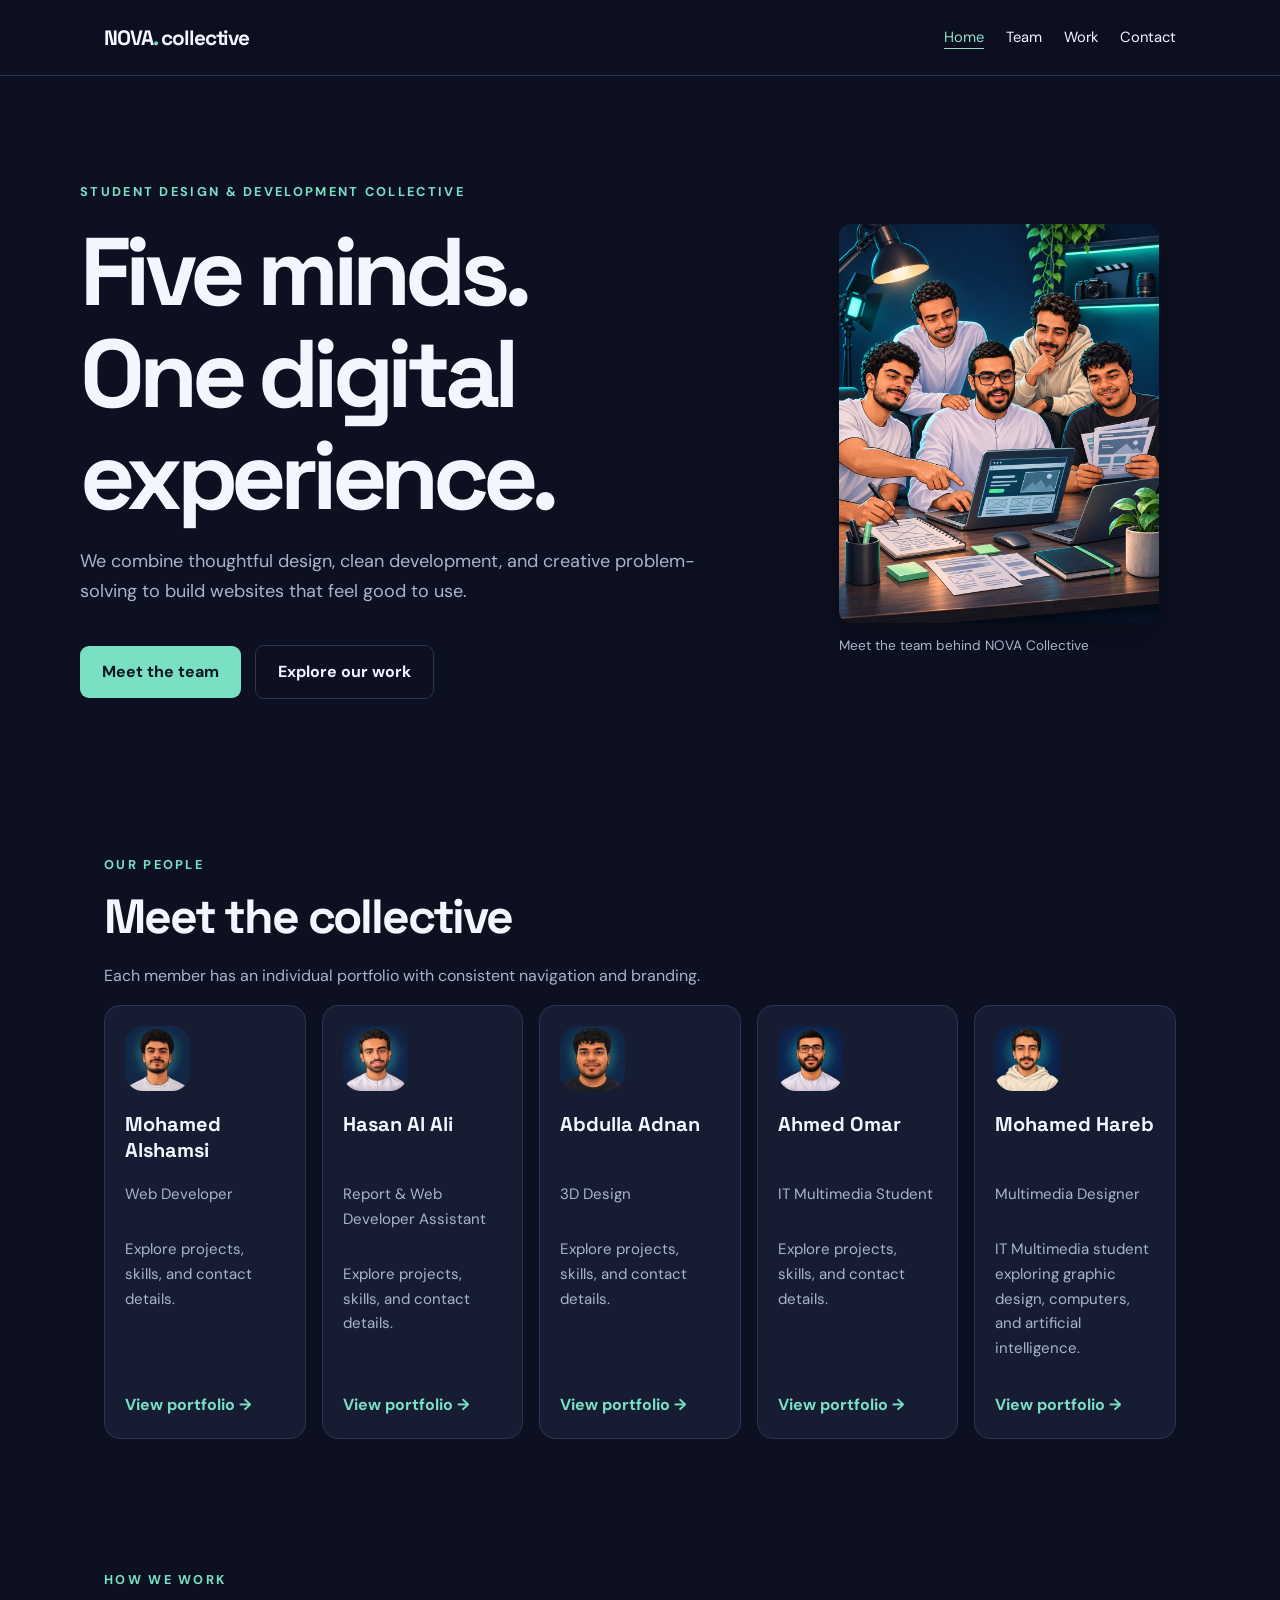
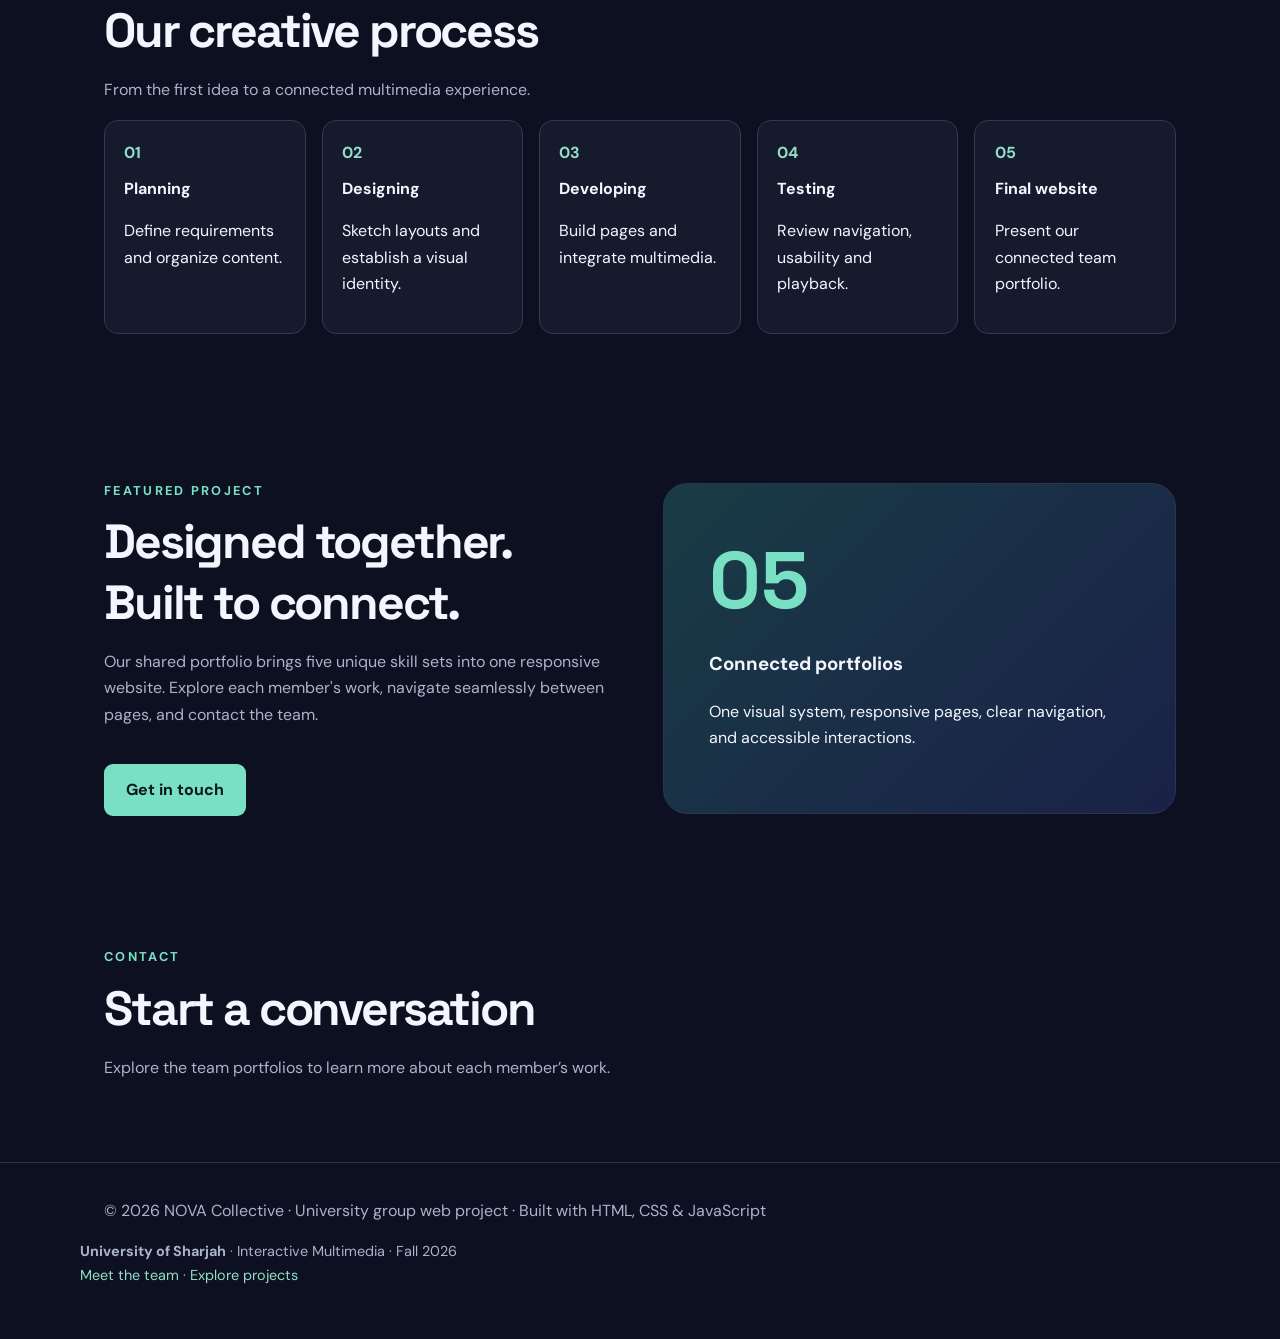
<file: index.html>
<!doctype html>
<html lang="en">

<head>
    <meta charset="utf-8">
    <meta name="viewport" content="width=device-width, initial-scale=1">
    <meta name="description" content="NOVA Collective university student portfolio project">
    <title>Home | NOVA Collective</title>
    <link rel="stylesheet" href="style.css">
    <style>
        .hero {
            display: grid;
            grid-template-columns: minmax(0, 1.6fr) minmax(0, 1fr);
            align-items: center;
            gap: clamp(2rem, 6vw, 5rem);
        }
        .hero-preview {
            width: min(100%, 20rem);
            margin: 0;
            justify-self: center;
        }
        .hero-preview a, .hero-preview img { display: block; }
        .hero-preview img {
            width: 100%;
            height: auto;
            border-radius: 12px;
            box-shadow: 0 16px 40px rgb(0 0 0 / 25%);
        }
        .hero-preview figcaption { margin-top: .7rem; color: var(--muted); font-size: .85rem; }
        @media (max-width: 760px) {
            .hero { grid-template-columns: 1fr; }
            .hero-preview { justify-self: start; }
        }
    svg.avatar[aria-label="Illustrated portrait of Ahmed Omar"] { background: url("exec-a7e64e28-a21a-4f0b-ada7-ed9fbea09587.png") center / cover no-repeat; }
        svg.avatar[aria-label="Illustrated portrait of Mohamed Hareb"] { background: url("exec-0d647f98-6e32-4a18-9f09-bab91a472376.png") center / cover no-repeat; }
        svg.avatar[aria-label^="Illustrated portrait of"] > * { visibility: hidden; }
    html{scroll-behavior:smooth;scroll-padding-top:7rem} #team .grid{grid-template-columns:repeat(auto-fit,minmax(min(100%,180px),1fr));gap:1rem} #team .card{display:flex;flex-direction:column;align-items:flex-start;transition:transform .22s ease,border-color .22s ease,box-shadow .22s ease} #team .card h3{min-height:2.6em} #team .card a:last-child{margin-top:auto;padding-top:1rem} #team .avatar{transition:transform .22s ease;transform-origin:center} #team .card:hover,#team .card:focus-within{transform:translateY(-5px);border-color:#79d9c3;box-shadow:0 12px 30px #0005} #team .card:hover .avatar{transform:scale(1.08)} a:focus-visible,button:focus-visible,input:focus-visible,textarea:focus-visible{outline:3px solid #91e5d3;outline-offset:4px} .button{transition:transform .2s ease,box-shadow .2s ease} .button:hover{transform:translateY(-2px);box-shadow:0 6px 24px #79d9c33a} .hero-copy,.hero-preview{animation:nova-enter .6s ease both} .hero-preview{animation-delay:.12s} @keyframes nova-enter{from{opacity:0;transform:translateY(14px)}to{opacity:1;transform:none}} .nova-top{position:fixed;bottom:1.4rem;right:1.4rem;z-index:20;background:#94dec9;color:#0d1725;border:0;border-radius:50%;width:3rem;height:3rem;font-size:1.35rem;font-weight:bold;cursor:pointer;box-shadow:0 5px 20px #0006} .nova-top[hidden]{display:none} .navlinks a[aria-current]{color:#94dec9;text-decoration:underline;text-underline-offset:6px} .nova-process{display:grid;grid-template-columns:repeat(auto-fit,minmax(140px,1fr));gap:1rem;list-style:none;padding:0;counter-reset:step} .nova-process li{background:#151b2d;border:1px solid #303b52;border-radius:14px;padding:1.2rem;counter-increment:step} .nova-process li::before{content:'0' counter(step);display:block;color:#94dec9;font-weight:bold;margin-bottom:.6rem} @media(prefers-reduced-motion:reduce){html{scroll-behavior:auto}*,*::before,*::after{animation:none!important;transition:none!important}}
#team .grid{display:grid;grid-template-columns:repeat(5,minmax(0,1fr));width:100%;max-width:100%} #team .card{min-width:0;overflow-wrap:anywhere} @media(max-width:1100px){#team .grid{grid-template-columns:repeat(3,minmax(0,1fr))}} @media(max-width:760px){#team .grid{grid-template-columns:repeat(2,minmax(0,1fr))}} @media(max-width:480px){#team .grid{grid-template-columns:1fr}#team .card h3{min-height:0}}
</style>
</head>

<body>

    <a class="skip" href="#main">Skip to content</a>

    <header>
        <nav class="container" aria-label="Main navigation">

            <a class="logo" href="index.html">
                NOVA<span>.</span> collective
            </a>

            <button class="menu-toggle" type="button"
                aria-expanded="false" aria-label="Toggle navigation">
                Menu
            </button>

            <div class="navlinks">
                <a href="index.html">Home</a>
                <a href="index.html#team">Team</a>
                <a href="index.html#work">Work</a>
                <a href="index.html#contact">Contact</a>
            </div>

        </nav>
    </header>

    <main id="main">

        <!-- Home -->

        <section class="hero container">
            <div class="hero-copy">

            <div class="eyebrow">
                Student design &amp; development collective
            </div>

            <h1>Five minds.<br>One digital experience.</h1>

            <p>
                We combine thoughtful design, clean development,
                and creative problem-solving to build websites
                that feel good to use.
            </p>

            <a class="button" href="#team">Meet the team</a>

            <a class="button secondary" href="#work">
                Explore our work
            </a>

            </div>

            <figure class="hero-preview">
                <a href="#team">
                    <img src="exec-f54ceed5-5a5b-403d-bb04-793f7b2ad277.png" width="1122" height="1402" alt="Cartoon illustration of all five NOVA Collective members designing a website together">
                </a>
                <figcaption>Meet the team behind NOVA Collective</figcaption>
            </figure>

        </section>

        <!-- Team -->

        <section id="team">

            <div class="container">

                <div class="eyebrow">Our people</div>

                <h2 class="section-title">Meet the collective</h2>

                <p class="muted">
                    Each member has an individual portfolio
                    with consistent navigation and branding.
                </p>

                <div class="grid">

                    <!-- Member 1 -->

                    <article class="card">

                        <img class="avatar" src="mohamed-cartoon.jpg" alt="" style="object-fit: cover;">

                        <h3>Mohamed Alshamsi</h3>

                        <p>Web Developer</p>

                        <p>Explore projects, skills, and contact details.</p>

                        <a href="member1.html">View portfolio →</a>

                    </article>

                    <!-- Member 2 -->

                    <article class="card">

                        <img class="avatar" src="hassan-cartoon.jpg" alt="" style="object-fit: cover;">

                        <h3>Hasan Al Ali</h3>

                        <p>Report &amp; Web Developer Assistant</p>

                        <p>Explore projects, skills, and contact details.</p>

                        <a href="member2.html">View portfolio →</a>

                    </article>

                    <!-- Member 3 -->

                    <article class="card">

                        <img class="avatar" src="abdulla-cartoon.jpg" alt="" style="object-fit: cover;">

                        <h3>Abdulla Adnan</h3>

                        <p>3D Design</p>

                        <p>Explore projects, skills, and contact details.</p>

                        <a href="member3.html">View portfolio →</a>

                    </article>

                    <!-- Member 4 -->

                    <article class="card">

                        <svg class="avatar" viewBox="0 0 100 100" role="img" aria-label="Illustrated portrait of Ahmed Omar" style="display:block; overflow:hidden"><defs><radialGradient id="ah-bg"><stop stop-color="#376d80"/><stop offset="1" stop-color="#14223f"/></radialGradient><linearGradient id="ah-skin" x2="1" y2="1"><stop stop-color="#e3ac81"/><stop offset="1" stop-color="#ad684e"/></linearGradient></defs><rect width="100" height="100" fill="url(#ah-bg)"/><path d="M5 100Q7 84 28 80L40 75H60L72 80Q93 84 95 100" fill="#eeeaf0" stroke="#b9b3c2" stroke-width="1.4"/><path d="M40 65V82Q50 91 60 82V65" fill="#b77c5e"/><ellipse cx="26" cy="49" rx="5" ry="9" fill="#bf835f"/><ellipse cx="74" cy="49" rx="5" ry="9" fill="#bf835f"/><path d="M26 32Q27 16 50 15Q72 15 74 33L72 57Q68 78 50 80Q32 77 28 57Z" fill="url(#ah-skin)" stroke="#69483f" stroke-width="1.2"/><path d="M25 37Q22 20 35 13Q50 4 65 14Q78 18 75 38L69 31Q54 24 31 31L30 40Z" fill="#201e25"/><path d="M28 52Q31 62 38 64L43 61Q50 57 57 61L62 64Q69 62 73 52L71 64Q67 78 50 81Q33 78 29 64Z" fill="#29232a"/><path d="M42 66Q50 70 58 66" stroke="#db9a80" stroke-width="2" fill="none" stroke-linecap="round"/><path d="M32 39Q39 36 45 40M55 40Q62 36 69 39" stroke="#29232a" stroke-width="2.6" fill="none" stroke-linecap="round"/><path d="M31 43H46V52H31Q29 48 31 43M54 43H69Q71 48 69 52H54Z M46 46H54" fill="#98afc2" fill-opacity=".28" stroke="#252739" stroke-width="2.2"/><ellipse cx="39" cy="47" rx="2.3" ry="2" fill="#24202a"/><ellipse cx="61" cy="47" rx="2.3" ry="2" fill="#24202a"/><path d="M50 46L47 56Q50 58 54 56" fill="none" stroke="#975d48" stroke-width="1.5" stroke-linecap="round"/><path d="M40 80L50 88 60 80" stroke="#acabb8" stroke-width="1.5" fill="none"/></svg>

                        <h3>Ahmed Omar</h3>

                        <p>IT Multimedia Student</p>

                        <p>Explore projects, skills, and contact details.</p>

                        <a href="member4.html">View portfolio →</a>

                    </article>

                    <!-- Member 5 -->

                    <article class="card">

                        <svg class="avatar" viewBox="0 0 100 100" role="img" aria-label="Illustrated portrait of Mohamed Hareb" style="display:block; overflow:hidden"><defs><radialGradient id="mh-bg"><stop stop-color="#376d80"/><stop offset="1" stop-color="#14223f"/></radialGradient><linearGradient id="mh-skin" x2="1" y2="1"><stop stop-color="#f2bf93"/><stop offset="1" stop-color="#bf815c"/></linearGradient></defs><rect width="100" height="100" fill="url(#mh-bg)"/><path d="M4 100Q7 85 26 80L40 73H60L74 80Q93 85 96 100" fill="#eee9de" stroke="#b7b2a8" stroke-width="1.4"/><path d="M39 65V82Q50 90 61 82V65" fill="#bc805c"/><ellipse cx="25" cy="48" rx="5" ry="9" fill="#cf946c"/><ellipse cx="75" cy="48" rx="5" ry="9" fill="#cf946c"/><path d="M26 29Q29 16 50 16Q72 16 74 32L72 55Q67 75 50 79Q33 76 28 55Z" fill="url(#mh-skin)" stroke="#795345" stroke-width="1.2"/><path d="M25 38Q21 21 32 14Q35 6 43 12Q48 3 57 11Q66 7 70 16Q82 21 75 38L70 27Q58 31 49 24Q39 29 31 28Z" fill="#2b2425"/><path d="M33 39Q38 35 45 39M55 39Q62 35 68 39" stroke="#312324" stroke-width="2.7" stroke-linecap="round" fill="none"/><path d="M33 45Q38 41 45 45Q38 49 33 45M55 45Q62 41 67 45Q62 49 55 45" fill="#faf0dd" stroke="#8a604d" stroke-width=".8"/><circle cx="39" cy="45" r="2" fill="#342825"/><circle cx="61" cy="45" r="2" fill="#342825"/><path d="M50 45L47 55Q50 57 54 55" stroke="#ac7150" stroke-width="1.6" fill="none" stroke-linecap="round"/><path d="M38 61Q43 55 50 59Q57 55 62 61L57 63Q50 61 43 63Z" fill="#33282a"/><path d="M29 57Q31 65 38 68L43 65L46 70H54L57 65L62 68Q70 65 72 57L69 70Q61 79 50 80Q39 79 32 70Z" fill="#33282a"/><path d="M43 65Q50 68 57 65" stroke="#e0a88c" stroke-width="1.8" fill="none" stroke-linecap="round"/><path d="M29 81Q36 92 50 89Q64 92 71 81M44 89L42 100M56 89L58 100" stroke="#b6b0a5" stroke-width="1.5" fill="none"/></svg>

                        <h3>Mohamed Hareb</h3>

                        <p>Multimedia Designer</p>

                        <p>IT Multimedia student exploring graphic design, computers, and artificial intelligence.</p>

                        <a href="member5.html">View portfolio →</a>

                    </article>

                </div>

            </div>

        </section>

        <section id="process" aria-labelledby="process-title"><div class="container"><div class="eyebrow">HOW WE WORK</div><h2 class="section-title" id="process-title">Our creative process</h2><p class="muted">From the first idea to a connected multimedia experience.</p><ol class="nova-process"><li><strong>Planning</strong><p>Define requirements and organize content.</p></li><li><strong>Designing</strong><p>Sketch layouts and establish a visual identity.</p></li><li><strong>Developing</strong><p>Build pages and integrate multimedia.</p></li><li><strong>Testing</strong><p>Review navigation, usability and playback.</p></li><li><strong>Final website</strong><p>Present our connected team portfolio.</p></li></ol></div></section>
<!-- Featured Project -->

        <section id="work">

            <div class="container">

                <div class="split">

                    <div>

                        <div class="eyebrow">Featured project</div>

                        <h2 class="section-title">
                            Designed together. Built to connect.
                        </h2>

                        <p class="muted">
                            Our shared portfolio brings five unique
                            skill sets into one responsive website.
                            Explore each member's work, navigate
                            seamlessly between pages, and contact
                            the team.
                        </p>

                        <a class="button" href="#contact">
                            Get in touch
                        </a>

                    </div>

                    <div class="feature">

                        <strong>05</strong>

                        <h3>Connected portfolios</h3>

                        <p>
                            One visual system, responsive pages,
                            clear navigation, and accessible interactions.
                        </p>

                    </div>

                </div>

            </div>

        </section>

        <!-- Contact Section -->

        <section id="contact">

            <div class="container">

                <div class="eyebrow">Contact</div>

                <h2 class="section-title">Start a conversation</h2>

                <p class="muted">
                    Explore the team portfolios to learn more about each member’s work.
                </p>

                

            </div>

        </section>

    </main>

    <!-- Footer -->

    <footer>

        <div class="container">
            © 2026 NOVA Collective · University group web project
            · Built with HTML, CSS &amp; JavaScript
        </div>

    </footer>

    <script src="script.js"></script>

    

<button class="nova-top" type="button" aria-label="Back to top" hidden>↑</button>
<script>
(function(){const topBtn=document.querySelector('.nova-top'); const nav=[...document.querySelectorAll('.navlinks a')]; function refresh(){topBtn.hidden=window.scrollY<400; let current=''; for(const id of ['team','work','contact']){const el=document.getElementById(id); if(el && el.getBoundingClientRect().top<180)current='#'+id;} nav.forEach(a=>{if(new URL(a.href).hash===current)a.setAttribute('aria-current','location');else a.removeAttribute('aria-current');});} topBtn.addEventListener('click',()=>{window.scrollTo({top:0,behavior:matchMedia('(prefers-reduced-motion: reduce)').matches?'auto':'smooth'});}); window.addEventListener('scroll',refresh,{passive:true});refresh();})();
</script>
</body>

</html>
</file>
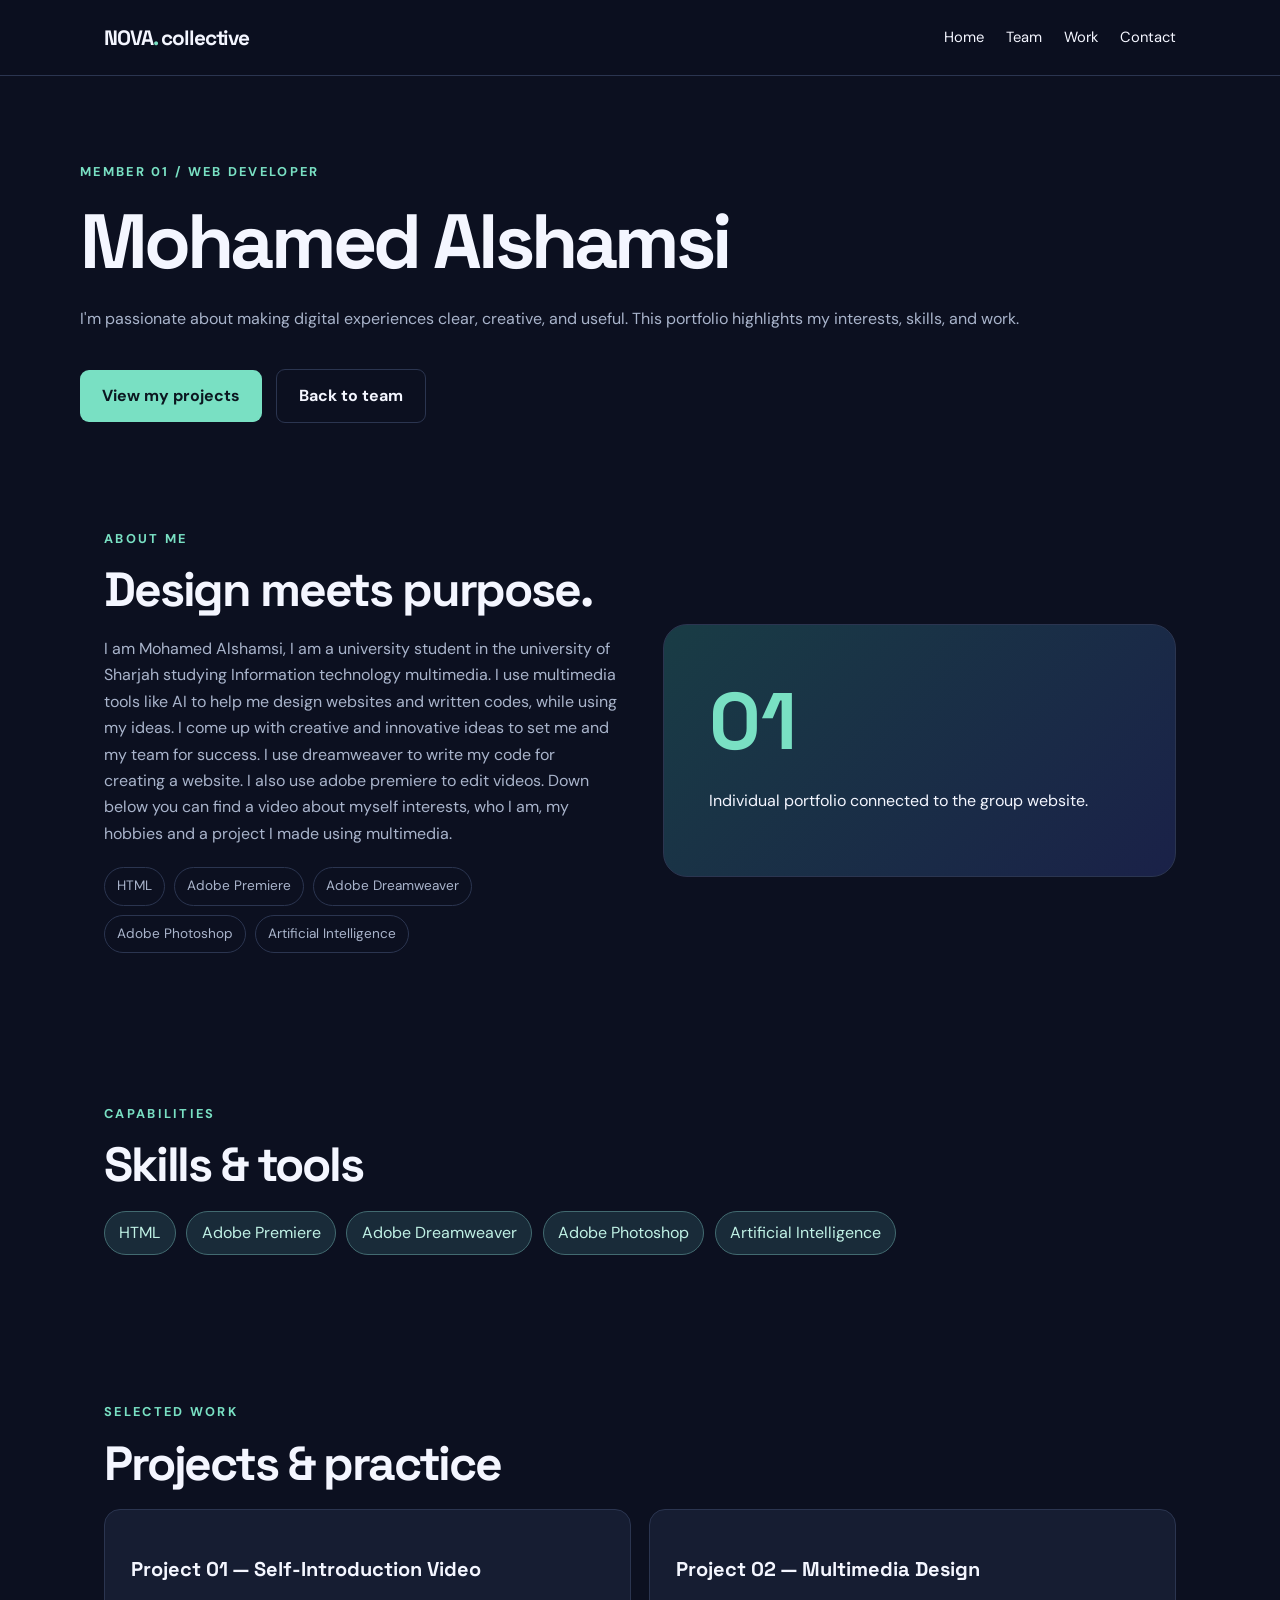
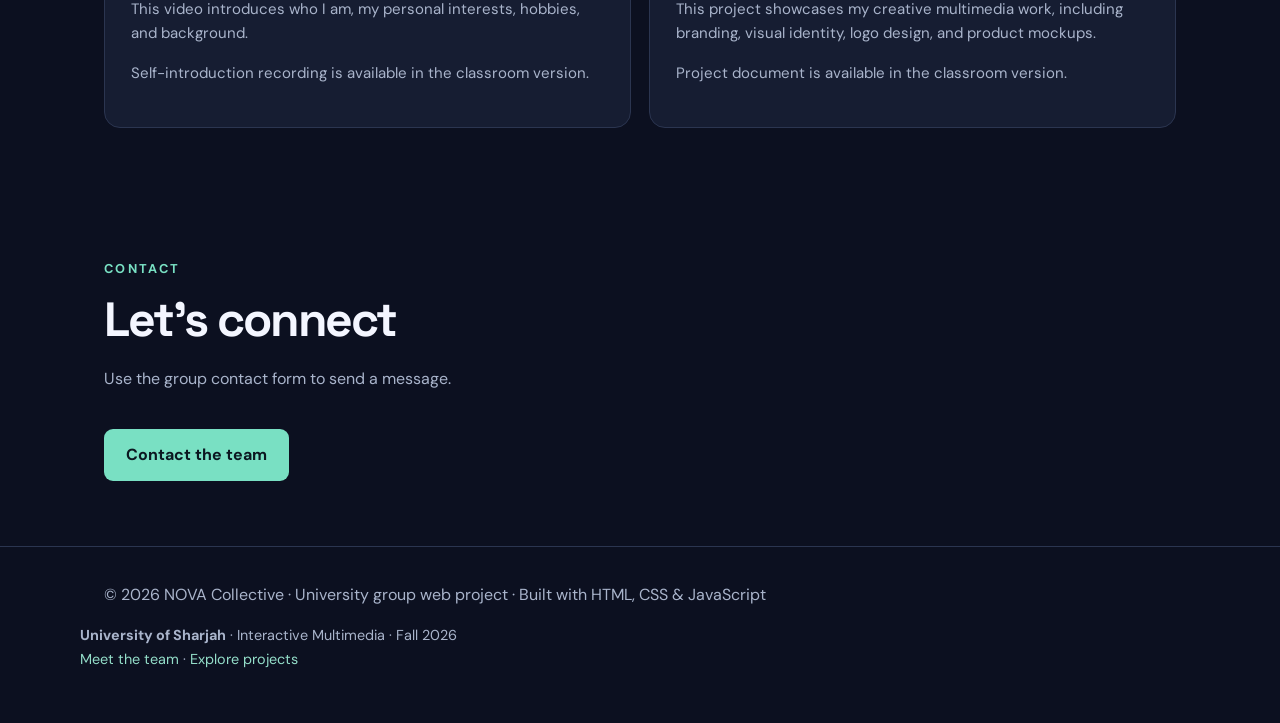
<file: member1.html>
<!doctype html>
<html lang="en">

<head>
    <meta charset="utf-8">
    <meta name="viewport" content="width=device-width, initial-scale=1">
    <meta name="description" content="Mohamed Alshamsi multimedia portfolio">
    <title>Mohamed Alshamsi | NOVA Collective</title>
    <link rel="stylesheet" href="style.css">
</head>

<body>

    <a class="skip" href="#main">Skip to content</a>

    <header>
        <nav class="container" aria-label="Main navigation">

            <a class="logo" href="index.html">
                NOVA<span>.</span> collective
            </a>

            <button class="menu-toggle" type="button"
                aria-expanded="false" aria-label="Toggle navigation">
                Menu
            </button>

            <div class="navlinks">
                <a href="index.html">Home</a>
                <a href="index.html#team">Team</a>
                <a href="index.html#work">Work</a>
                <a href="index.html#contact">Contact</a>
            </div>

        </nav>
    </header>

    <main id="main">

        <!-- Profile Heading -->

        <section class="profile-head container">

            <div class="eyebrow">
                Member 01 / Web Developer
            </div>

            <h1>Mohamed Alshamsi</h1>

            <p class="muted">
                I'm passionate about making digital experiences
                clear, creative, and useful. This portfolio
                highlights my interests, skills, and work.
            </p>

            <a class="button" href="#projects">
                View my projects
            </a>

            <a class="button secondary" href="index.html#team">
                Back to team
            </a>

        </section>

        <!-- About Me -->

        <section>
            <div class="container split">

                <div>

                    <div class="eyebrow">About me</div>

                    <h2 class="section-title">
                        Design meets purpose.
                    </h2>

                    <p class="muted">
                        I am Mohamed Alshamsi, I am a university
                        student in the university of Sharjah
                        studying Information technology multimedia.
                        I use multimedia tools like AI to help me
                        design websites and written codes, while
                        using my ideas. I come up with creative and
                        innovative ideas to set me and my team for
                        success. I use dreamweaver to write my code
                        for creating a website. I also use adobe
                        premiere to edit videos. Down below you
                        can find a video about myself interests,
                        who I am, my hobbies and a project I made
                        using multimedia.
                    </p>

                    <div class="tags">
                        <span class="tag">HTML</span>
                        <span class="tag">Adobe Premiere</span>
                        <span class="tag">Adobe Dreamweaver</span>
                        <span class="tag">Adobe Photoshop</span>
                        <span class="tag">Artificial Intelligence</span>
                    </div>

                </div>

                <div class="feature">
                    <strong>01</strong>
                    <p>
                        Individual portfolio connected to
                        the group website.
                    </p>
                </div>

            </div>
        </section>

        <!-- Projects and Practice -->

        <section id="projects">

            <div class="container">

                <div class="eyebrow">Selected work</div>

                <h2 class="section-title">
                    Projects &amp; practice
                </h2>

                <div class="grid two">

                    <!-- Project 01: Self Introduction -->

                    <article class="card project">

                        <h3>Project 01 — Self-Introduction Video</h3>

                        <p>
                            This video introduces who I am,
                            my personal interests, hobbies,
                            and background.
                        </p>

                        <p>Self-introduction recording is available in the classroom version.</p>

                    </article>

                    <!-- Project 02: Multimedia Project -->

                    <article class="card project">

                        <h3>Project 02 — Multimedia Design</h3>

                        <p>
                            This project showcases my creative
                            multimedia work, including branding,
                            visual identity, logo design,
                            and product mockups.
                        </p>

                        <p>Project document is available in the classroom version.</p>

                        <p>
                            
                        </p>

                        <p>
                            
                        </p>

                    </article>

                </div>

            </div>

        </section>

        <!-- Contact -->

        <section>

            <div class="container">

                <div class="eyebrow">Contact</div>

                <h2 class="section-title">
                    Let's connect
                </h2>

                <p class="muted">
                    Use the group contact form to send a message.
                </p>

                <a class="button" href="index.html#contact">
                    Contact the team
                </a>

            </div>

        </section>

    </main>

    <footer>

        <div class="container">
            © 2026 NOVA Collective · University group web project
            · Built with HTML, CSS &amp; JavaScript
        </div>

    </footer>

    <script src="script.js"></script>

</body>

</html>
</file>
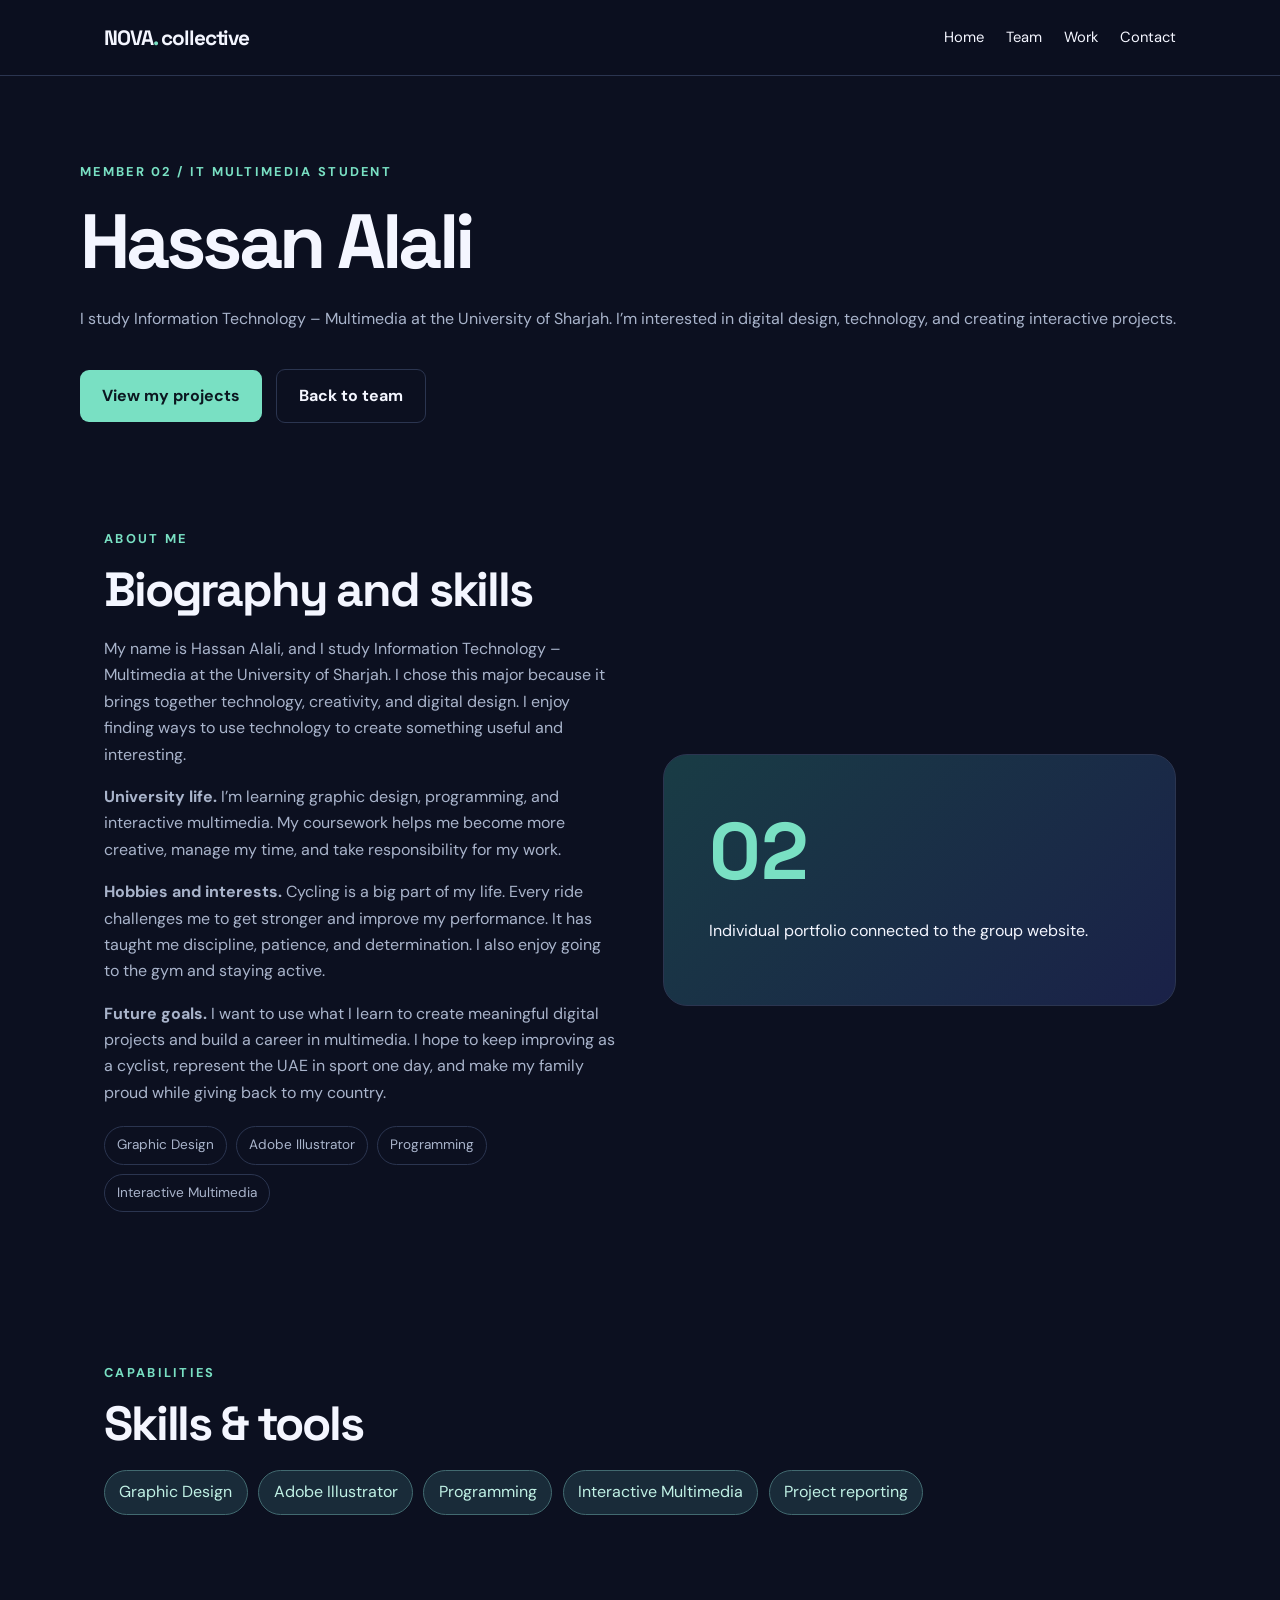
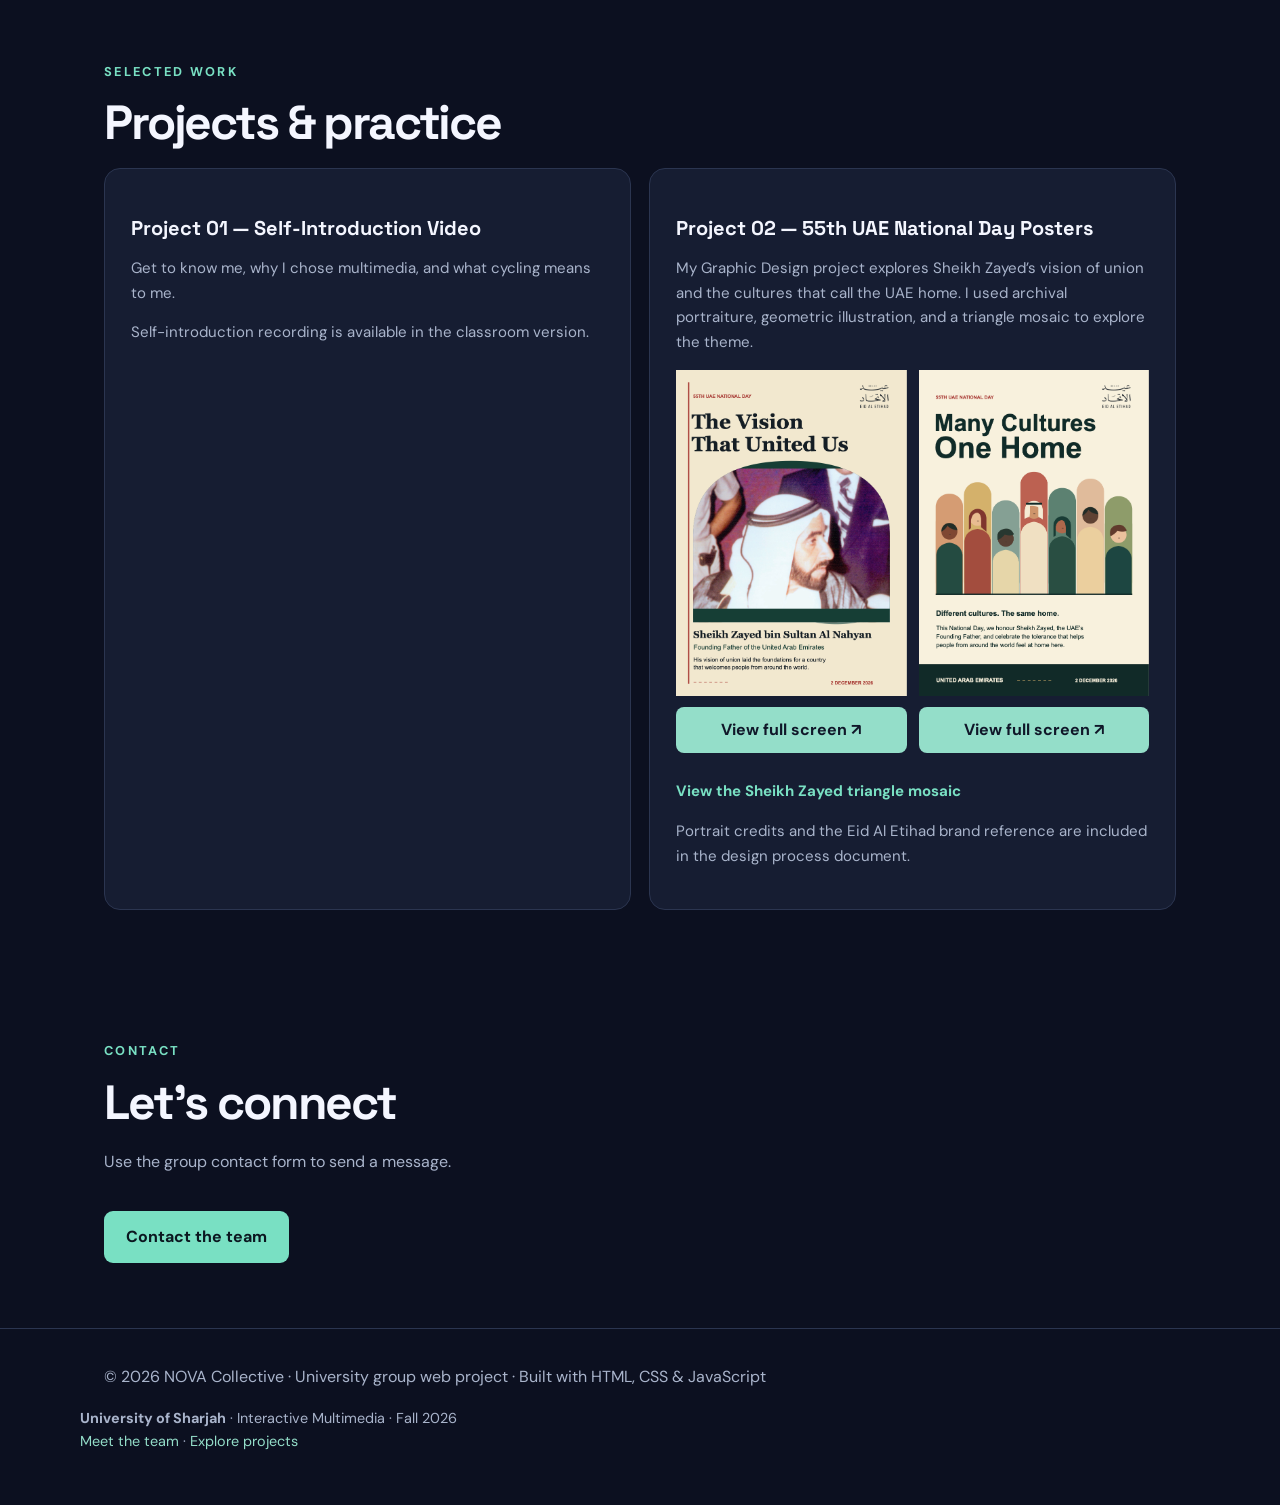
<file: member2.html>
<!doctype html>
<html lang="en">

<head>
    <meta charset="utf-8">
    <meta name="viewport" content="width=device-width, initial-scale=1">
    <meta name="description" content="Hassan Alali multimedia portfolio">
    <title>Hassan Alali | NOVA Collective</title>
    <link rel="stylesheet" href="style.css">
</head>

<body>

    <a class="skip" href="#main">Skip to content</a>

    <header>
        <nav class="container" aria-label="Main navigation">

            <a class="logo" href="index.html">
                NOVA<span>.</span> collective
            </a>

            <button class="menu-toggle" type="button"
                aria-expanded="false" aria-label="Toggle navigation">
                Menu
            </button>

            <div class="navlinks">
                <a href="index.html">Home</a>
                <a href="index.html#team">Team</a>
                <a href="index.html#work">Work</a>
                <a href="index.html#contact">Contact</a>
            </div>

        </nav>
    </header>

    <main id="main">

        <!-- Profile Heading -->

        <section class="profile-head container">

            <div class="eyebrow">
                Member 02 / IT Multimedia Student
            </div>

            <h1>Hassan Alali</h1>

            <p class="muted">
                I study Information Technology – Multimedia at the University of Sharjah. I’m interested in digital design, technology, and creating interactive projects.
            </p>

            <a class="button" href="#projects">
                View my projects
            </a>

            <a class="button secondary" href="index.html#team">
                Back to team
            </a>

        </section>

        <!-- About Me -->

        <section>
            <div class="container split">

                <div>

                    <div class="eyebrow">About me</div>

                    <h2 class="section-title">Biography and skills</h2>

                    <p class="muted">My name is Hassan Alali, and I study Information Technology – Multimedia at the University of Sharjah. I chose this major because it brings together technology, creativity, and digital design. I enjoy finding ways to use technology to create something useful and interesting.</p>

                    <p class="muted"><strong>University life.</strong> I’m learning graphic design, programming, and interactive multimedia. My coursework helps me become more creative, manage my time, and take responsibility for my work.</p>

                    <p class="muted"><strong>Hobbies and interests.</strong> Cycling is a big part of my life. Every ride challenges me to get stronger and improve my performance. It has taught me discipline, patience, and determination. I also enjoy going to the gym and staying active.</p>

                    <p class="muted"><strong>Future goals.</strong> I want to use what I learn to create meaningful digital projects and build a career in multimedia. I hope to keep improving as a cyclist, represent the UAE in sport one day, and make my family proud while giving back to my country.</p>

<div class="tags">
    <span class="tag">Graphic Design</span>
    <span class="tag">Adobe Illustrator</span>
    <span class="tag">Programming</span>
    <span class="tag">Interactive Multimedia</span>
</div>

                </div>

                <div class="feature">
                    <strong>02</strong>
                    <p>
                        Individual portfolio connected to
                        the group website.
                    </p>
                </div>

            </div>
        </section>

        <!-- Projects and Practice -->

        <section id="projects">

            <div class="container">

                <div class="eyebrow">Selected work</div>

                <h2 class="section-title">
                    Projects &amp; practice
                </h2>

                <div class="grid two">

                    <!-- Project 01: Self Introduction -->

                    <article class="card project">

                        <h3>Project 01 — Self-Introduction Video</h3>

                        <p>Get to know me, why I chose multimedia, and what cycling means to me.</p>
<p>Self-introduction recording is available in the classroom version.</p>

                    </article>

                    <!-- Project 02: Multimedia Project -->

                    <article class="card project">

                        <h3>Project 02 — 55th UAE National Day Posters</h3>

                        <p>My Graphic Design project explores Sheikh Zayed’s vision of union and the cultures that call the UAE home. I used archival portraiture, geometric illustration, and a triangle mosaic to explore the theme.</p>

<div style="display: grid; grid-template-columns: repeat(2, minmax(0, 1fr)); gap: 12px;">
    <a href="hassan-vision-that-united-us.png">
        <img src="hassan-vision-that-united-us.png" width="679" height="960"
            alt="The Vision That United Us poster with an archival portrait of Sheikh Zayed"
            loading="lazy" style="display: block; width: 100%; height: auto;">
    </a>
    <a href="hassan-many-cultures-one-home.png">
        <img src="hassan-many-cultures-one-home.png" width="679" height="960"
            alt="Many Cultures One Home poster with seven figures in geometric arch shapes"
            loading="lazy" style="display: block; width: 100%; height: auto;">
    </a>
</div>
<p><a href="hassan-sheikh-zayed-mosaic.png">View the Sheikh Zayed triangle mosaic</a></p>
<p></p>
<p>Portrait credits and the Eid Al Etihad brand reference are included in the design process document.</p>

                    </article>

                </div>

            </div>

        </section>

        <!-- Contact -->

        <section>

            <div class="container">

                <div class="eyebrow">Contact</div>

                <h2 class="section-title">
                    Let's connect
                </h2>

                <p class="muted">
                    Use the group contact form to send a message.
                </p>

                <a class="button" href="index.html#contact">
                    Contact the team
                </a>

            </div>

        </section>

    </main>

    <footer>

        <div class="container">
            © 2026 NOVA Collective · University group web project
            · Built with HTML, CSS &amp; JavaScript
        </div>

    </footer>

    <script src="script.js"></script>

</body>

</html>
</file>
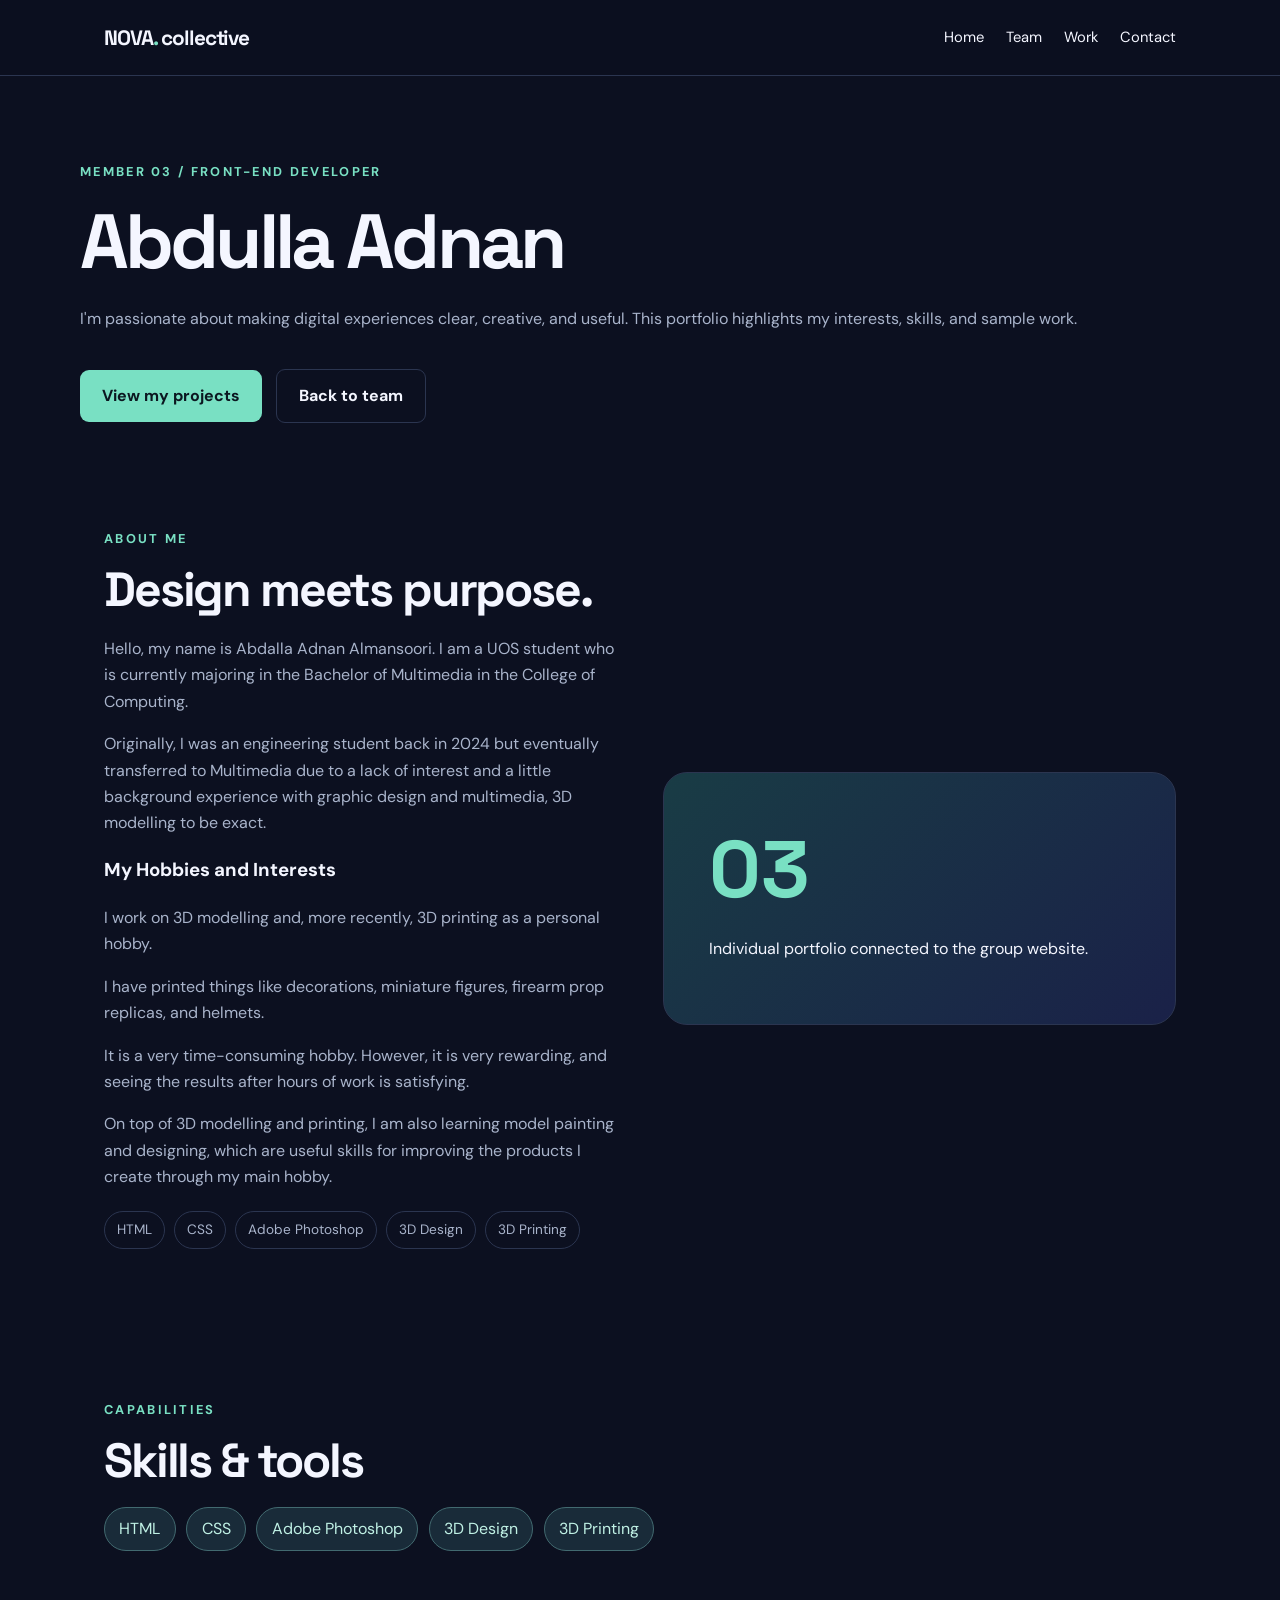
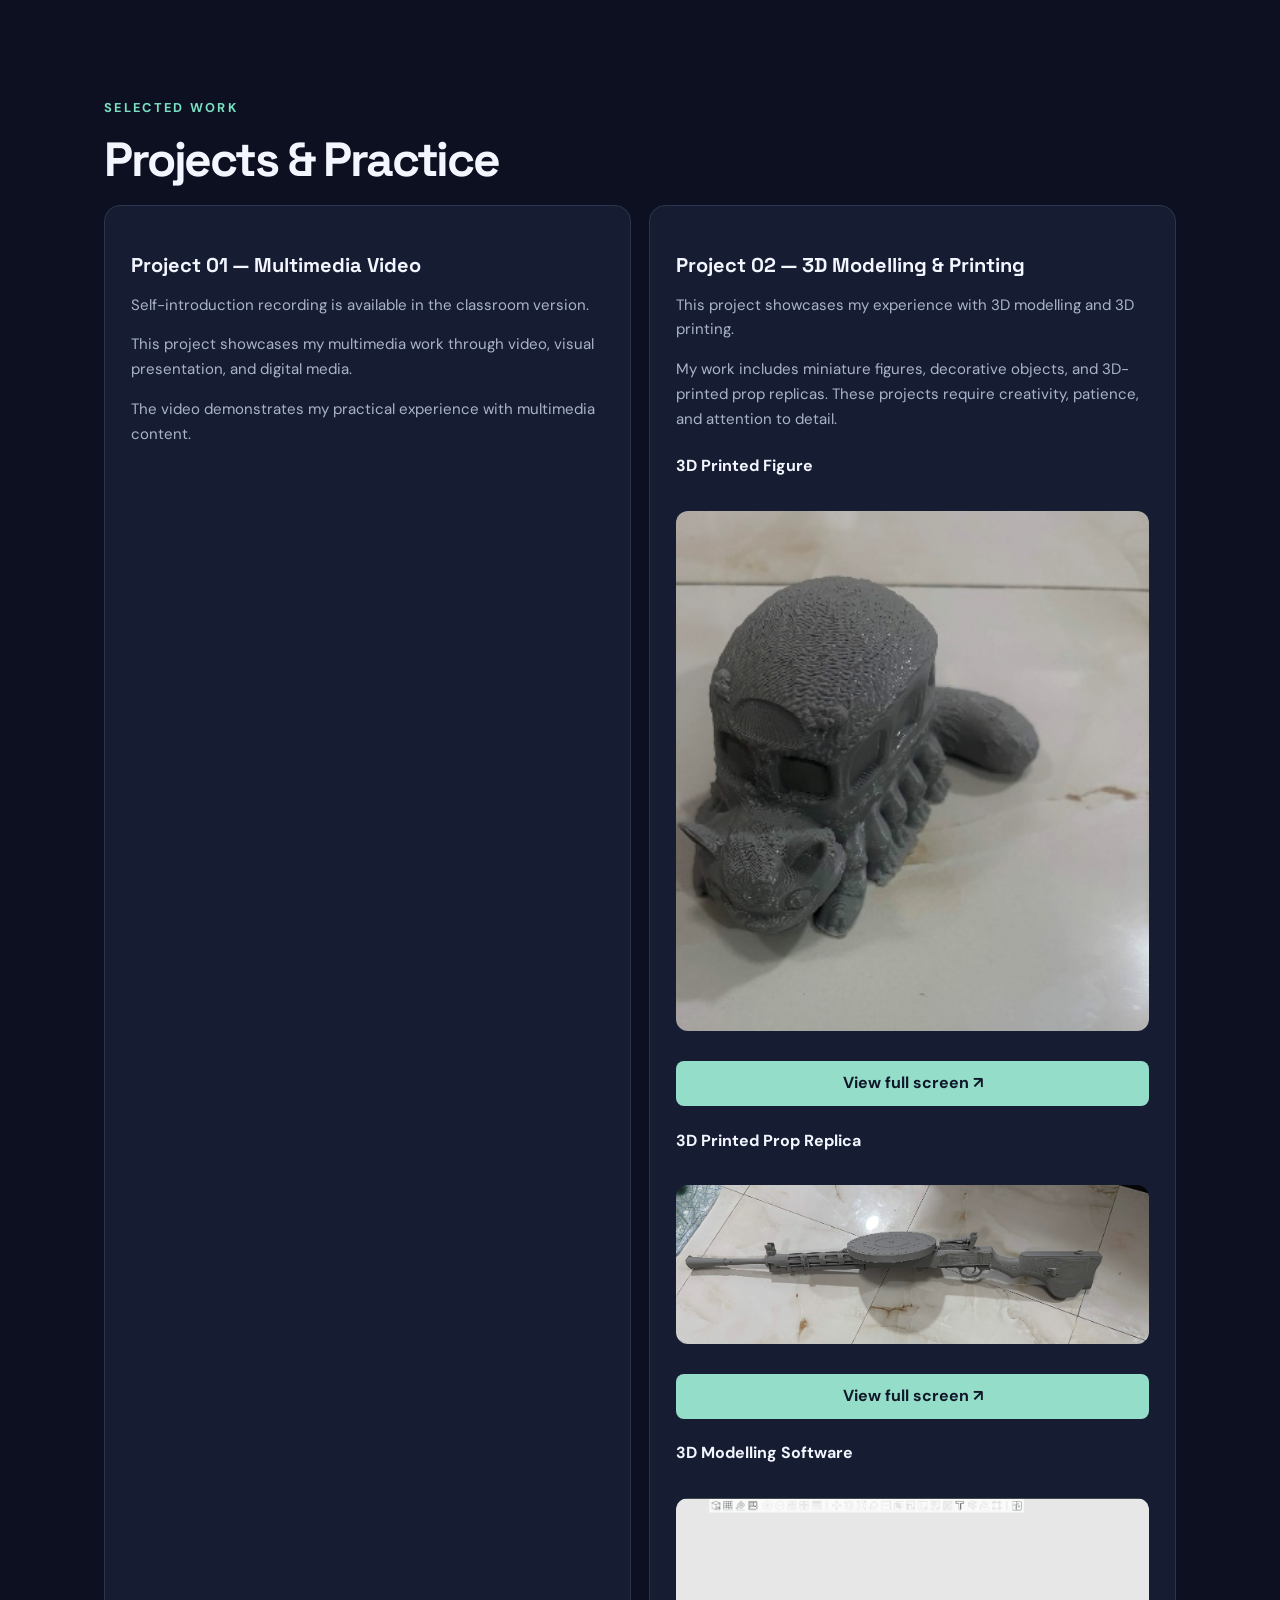
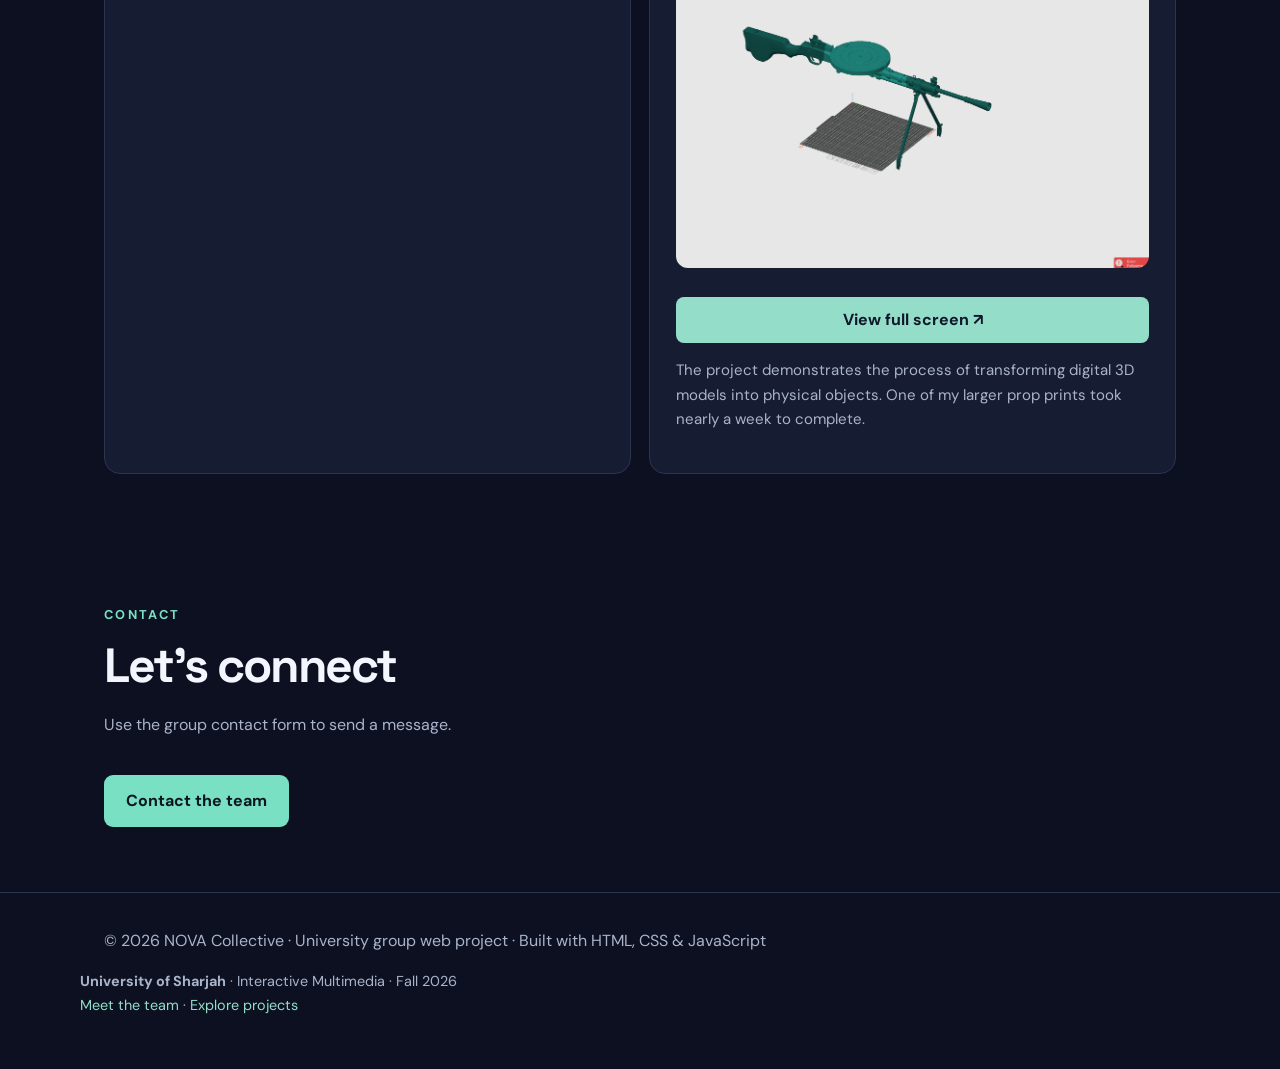
<file: member3.html>
<!doctype html>
<html lang="en">

<head>
    <meta charset="utf-8">
    <meta name="viewport"
          content="width=device-width, initial-scale=1">

    <meta name="description"
          content="Abdulla Adnan - NOVA Collective portfolio">

    <title>Abdulla Adnan | NOVA Collective</title>

    <link rel="stylesheet" href="style.css">
</head>

<body>

    <!-- SKIP LINK -->
    <a class="skip" href="#main">Skip to content</a>

    <!-- HEADER -->
    <header>
        <nav class="container" aria-label="Main navigation">

            <a class="logo" href="index.html">
                NOVA<span>.</span> collective
            </a>

            <button class="menu-toggle"
                    type="button"
                    aria-expanded="false"
                    aria-label="Toggle navigation">
                Menu
            </button>

            <div class="navlinks">
                <a href="index.html">Home</a>
                <a href="index.html#team">Team</a>
                <a href="index.html#work">Work</a>
                <a href="index.html#contact">Contact</a>
            </div>

        </nav>
    </header>

    <!-- MAIN CONTENT -->
    <main id="main">

        <!-- PROFILE -->
        <section class="profile-head container">

            <div class="eyebrow">
                Member 03 / Front-End Developer
            </div>

            <h1>Abdulla Adnan</h1>

            <p class="muted">
                I'm passionate about making digital
                experiences clear, creative, and useful.
                This portfolio highlights my interests,
                skills, and sample work.
            </p>

            <a class="button" href="#projects">
                View my projects
            </a>

            <a class="button secondary"
               href="index.html#team">
                Back to team
            </a>

        </section>

        <!-- ABOUT ME -->
        <section>

            <div class="container split">

                <div>

                    <div class="eyebrow">About me</div>

                    <h2 class="section-title">
                        Design meets purpose.
                    </h2>

                    <p class="muted">
                        Hello, my name is Abdalla Adnan
                        Almansoori. I am a UOS student
                        who is currently majoring in
                        the Bachelor of Multimedia
                        in the College of Computing.
                    </p>

                    <p class="muted">
                        Originally, I was an engineering
                        student back in 2024 but eventually
                        transferred to Multimedia due to
                        a lack of interest and a little
                        background experience with graphic
                        design and multimedia, 3D modelling
                        to be exact.
                    </p>

                    <h3>My Hobbies and Interests</h3>

                    <p class="muted">
                        I work on 3D modelling and,
                        more recently, 3D printing
                        as a personal hobby.
                    </p>

                    <p class="muted">
                        I have printed things like
                        decorations, miniature figures,
                        firearm prop replicas, and helmets.
                    </p>

                    <p class="muted">
                        It is a very time-consuming hobby.
                        However, it is very rewarding,
                        and seeing the results after
                        hours of work is satisfying.
                    </p>

                    <p class="muted">
                        On top of 3D modelling and printing,
                        I am also learning model painting
                        and designing, which are useful
                        skills for improving the products
                        I create through my main hobby.
                    </p>

                    <!-- SKILLS -->
                    <div class="tags">

                        <span class="tag">HTML</span>
                        <span class="tag">CSS</span>
                        <span class="tag">Adobe Photoshop</span>
                        <span class="tag">3D Design</span>
                        <span class="tag">3D Printing</span>

                    </div>

                </div>

                <div class="feature">

                    <strong>03</strong>

                    <p>
                        Individual portfolio connected
                        to the group website.
                    </p>

                </div>

            </div>

        </section>

        <!-- PROJECTS -->
        <section id="projects">

            <div class="container">

                <div class="eyebrow">
                    Selected work
                </div>

                <h2 class="section-title">
                    Projects & Practice
                </h2>

                <div class="grid two">

                    <!-- PROJECT 01: VIDEO -->
                    <article class="card project">

                        <h3>
                            Project 01 — Multimedia Video
                        </h3>

                        <p>Self-introduction recording is available in the classroom version.</p>

                        <p>
                            This project showcases my
                            multimedia work through video,
                            visual presentation, and
                            digital media.
                        </p>

                        <p>
                            The video demonstrates my
                            practical experience with
                            multimedia content.
                        </p>

                        

                    </article>

                    <!-- PROJECT 02: 3D DESIGN -->
                    <article class="card project">

                        <h3>
                            Project 02 — 3D Modelling
                            &amp; Printing
                        </h3>

                        <p>
                            This project showcases my
                            experience with 3D modelling
                            and 3D printing.
                        </p>

                        <p>
                            My work includes miniature
                            figures, decorative objects,
                            and 3D-printed prop replicas.
                            These projects require
                            creativity, patience,
                            and attention to detail.
                        </p>

                        <h4>3D Printed Figure</h4>

                        <a href="3d-project-1.jpg"
                           target="_blank"
                           rel="noopener">

                            <img
                                src="3d-project-1.jpg"
                                alt="3D printed miniature figure"
                                loading="lazy"
                                style="
                                    width:100%;
                                    height:auto;
                                    border-radius:12px;
                                    margin:10px 0;
                                ">

                        </a>

                        <h4>3D Printed Prop Replica</h4>

                        <a href="3d-project-2.jpg"
                           target="_blank"
                           rel="noopener">

                            <img
                                src="3d-project-2.jpg"
                                alt="3D printed prop replica"
                                loading="lazy"
                                style="
                                    width:100%;
                                    height:auto;
                                    border-radius:12px;
                                    margin:10px 0;
                                ">

                        </a>

                        <h4>3D Modelling Software</h4>

                        <a href="3d-project-3.png"
                           target="_blank"
                           rel="noopener">

                            <img
                                src="3d-project-3.png"
                                alt="3D model shown in modelling software"
                                loading="lazy"
                                style="
                                    width:100%;
                                    height:auto;
                                    border-radius:12px;
                                    margin:10px 0;
                                ">

                        </a>

                        <p>
                            The project demonstrates the
                            process of transforming digital
                            3D models into physical objects.
                            One of my larger prop prints
                            took nearly a week to complete.
                        </p>

                        

                    </article>

                </div>

            </div>

        </section>

        <!-- CONTACT -->
        <section>

            <div class="container">

                <div class="eyebrow">Contact</div>

                <h2 class="section-title">
                    Let's connect
                </h2>

                <p class="muted">
                    Use the group contact form
                    to send a message.
                </p>

                <a class="button"
                   href="index.html#contact">
                    Contact the team
                </a>

            </div>

        </section>

    </main>

    <!-- FOOTER -->
    <footer>

        <div class="container">
            © 2026 NOVA Collective ·
            University group web project ·
            Built with HTML, CSS &amp; JavaScript
        </div>

    </footer>

    <!-- JAVASCRIPT -->
    <script src="script.js"></script>

</body>
</html>
</file>
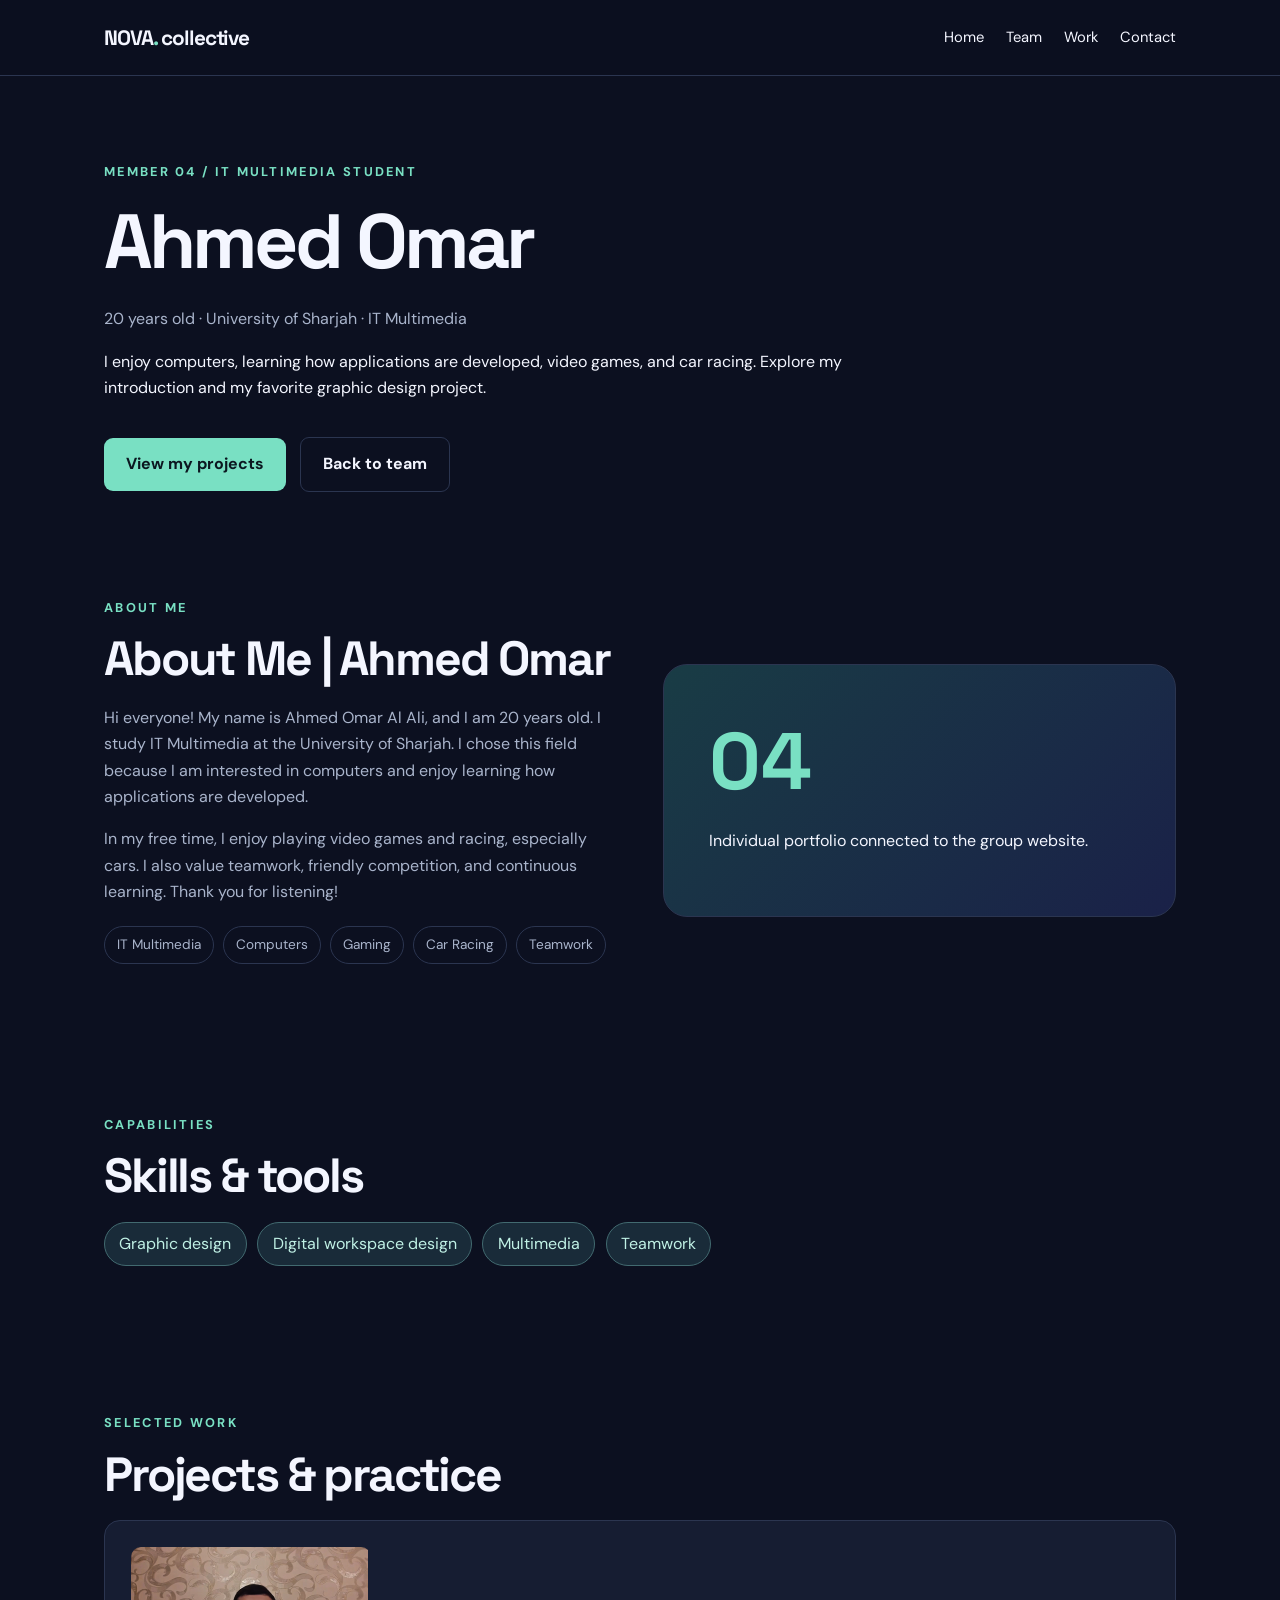
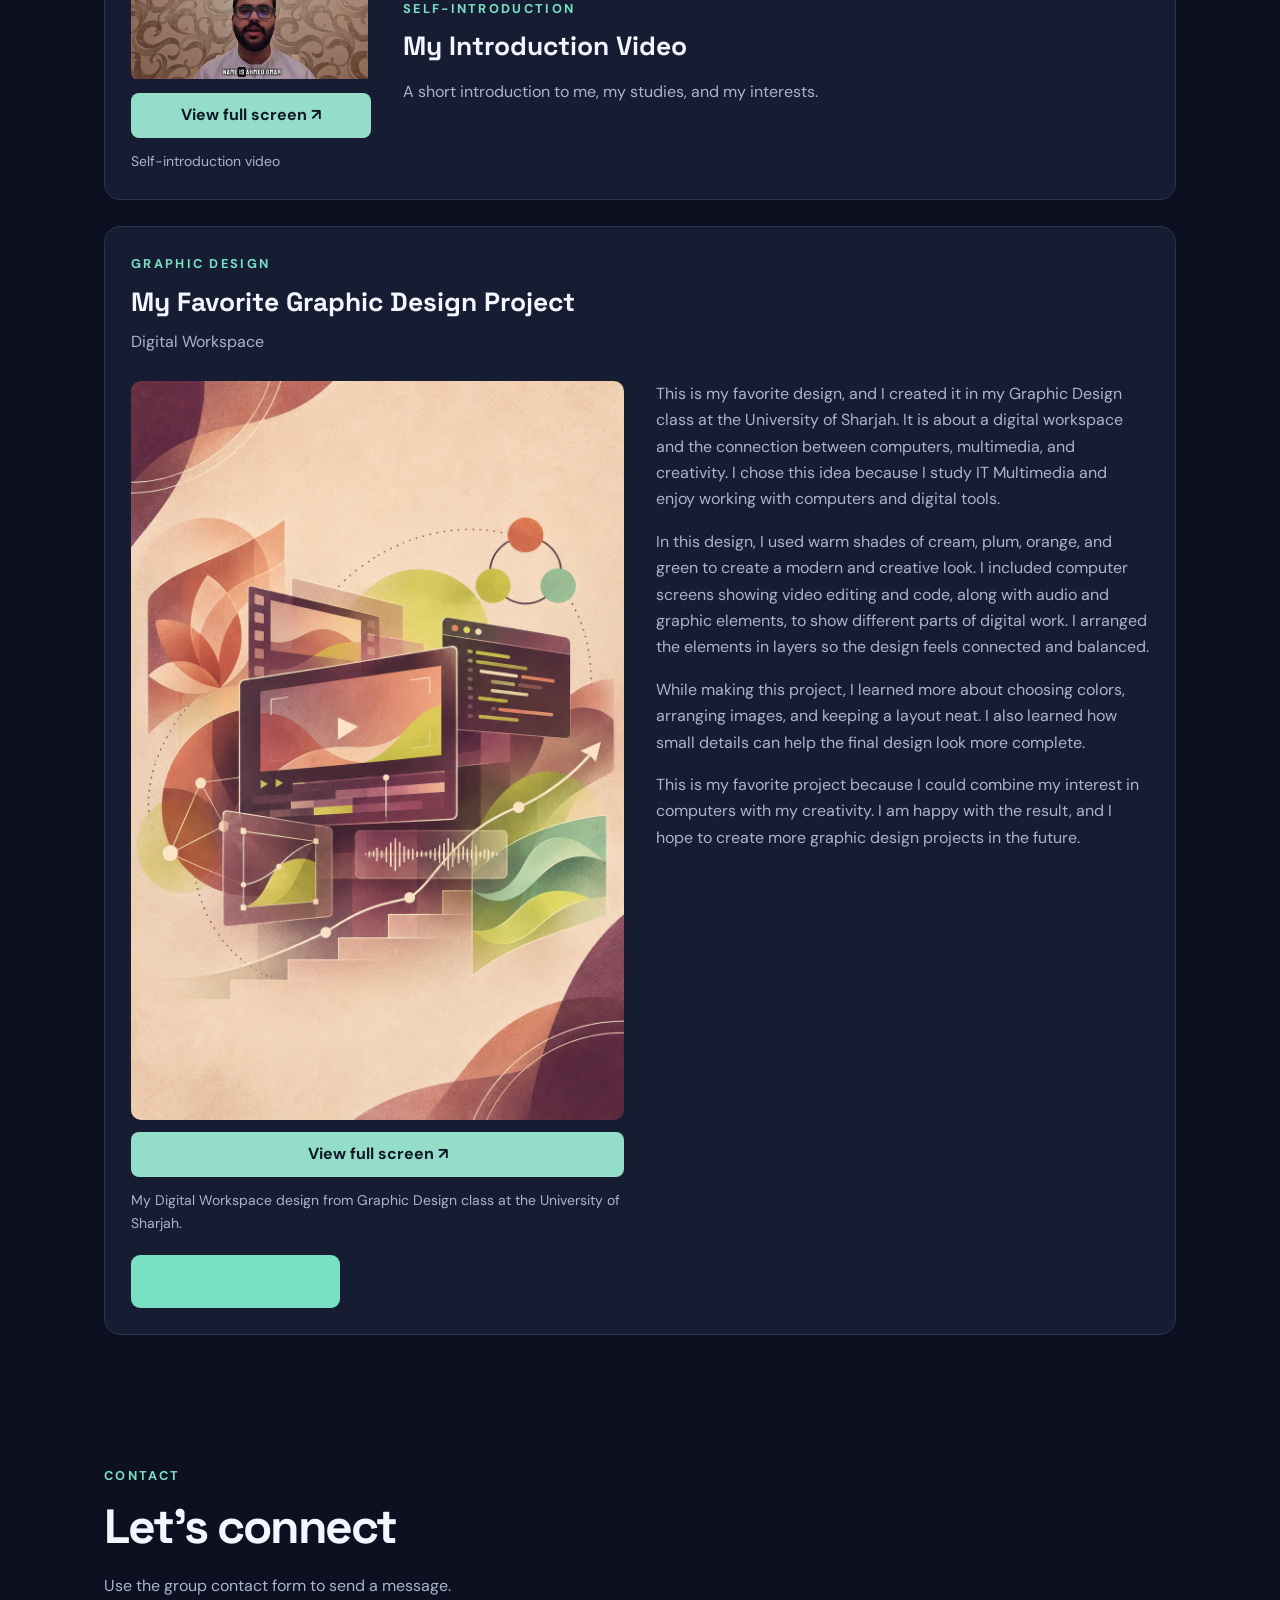
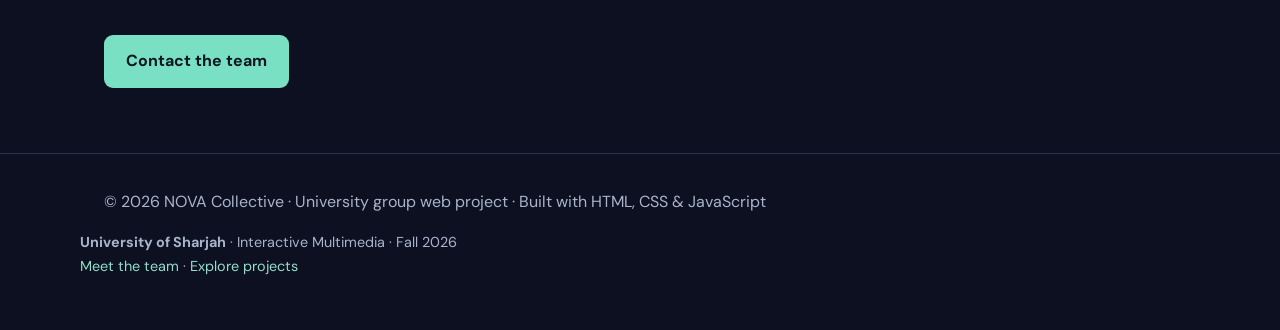
<file: member4.html>
<!doctype html>
<html lang="en">

<head>
    <meta charset="utf-8">
    <meta name="viewport" content="width=device-width, initial-scale=1">
    <meta name="description" content="Ahmed Omar's IT Multimedia portfolio at the University of Sharjah, featuring his introduction and digital workspace design.">
    <title>Ahmed Omar | NOVA Collective</title>
    <link rel="stylesheet" href="style.css">
    <link rel="stylesheet" href="member4.css">
</head>

<body>

    <a class="skip" href="#main">Skip to content</a>

    <header>
        <nav class="container" aria-label="Main navigation">
            <a class="logo" href="index.html">NOVA<span>.</span> collective</a>
            <button class="menu-toggle" type="button" aria-expanded="false" aria-label="Toggle navigation">Menu</button>
            <div class="navlinks">
                <a href="index.html">Home</a>
                <a href="index.html#team">Team</a>
                <a href="index.html#work">Work</a>
                <a href="index.html#contact">Contact</a>
            </div>
        </nav>
    </header>

    <main id="main">
        <section class="profile-head container">
            <div class="eyebrow">Member 04 / IT Multimedia Student</div>
            <h1>Ahmed Omar</h1>
            <p class="muted">20 years old · University of Sharjah · IT Multimedia</p>
            <p class="profile-intro">I enjoy computers, learning how applications are developed, video games, and car racing. Explore my introduction and my favorite graphic design project.</p>
            <a class="button" href="#projects">View my projects</a>
            <a class="button secondary" href="index.html#team">Back to team</a>
        </section>

        <section id="about" aria-labelledby="about-title">
            <div class="container split">
                <div class="biography">
                    <div class="eyebrow">About me</div>
                    <h2 class="section-title" id="about-title">About Me | Ahmed Omar</h2>
                    <p class="muted">Hi everyone! My name is Ahmed Omar Al Ali, and I am 20 years old. I study IT Multimedia at the University of Sharjah. I chose this field because I am interested in computers and enjoy learning how applications are developed.</p>
                    <p class="muted">In my free time, I enjoy playing video games and racing, especially cars. I also value teamwork, friendly competition, and continuous learning. Thank you for listening!</p>
                    <div class="tags" aria-label="Interests and areas of practice">
                        <span class="tag">IT Multimedia</span>
                        <span class="tag">Computers</span>
                        <span class="tag">Gaming</span>
                        <span class="tag">Car Racing</span>
                        <span class="tag">Teamwork</span>
                    </div>
                </div>
                <div class="feature">
                    <strong>04</strong>
                    <p>Individual portfolio connected to the group website.</p>
                </div>
            </div>
        </section>

        <section id="projects" aria-labelledby="projects-title">
            <div class="container">
                <div class="eyebrow">Selected work</div>
                <h2 class="section-title" id="projects-title">Projects &amp; practice</h2>

                <article class="card project introduction" aria-labelledby="intro-title">
                    <figure>
                        <img src="member4-ahmed-introduction-preview.png" alt="Self-introduction preview" style="width:100%;height:auto">
                        <figcaption>Self-introduction video</figcaption>
                    </figure>
                    <div>
                        <div class="eyebrow">Self-introduction</div>
                        <h3 id="intro-title">My Introduction Video</h3>
                        <p class="muted">A short introduction to me, my studies, and my interests.</p>
                        
                    </div>
                </article>

                <article class="card project graphic-project" aria-labelledby="design-title">
                    <div class="eyebrow">Graphic design</div>
                    <h3 id="design-title">My Favorite Graphic Design Project</h3>
                    <p class="project-subtitle">Digital Workspace</p>
                    <div class="design-layout">
                        <figure>
                            <a href="member4-digital-workspace.png" aria-label="Open the full-size Digital Workspace design">
                                <img src="member4-digital-workspace.png" width="1024" height="1536" alt="Digital Workspace poster in cream, plum, orange, and green, with screens showing video editing and code alongside audio and graphic elements" loading="lazy">
                            </a>
                            <figcaption>My Digital Workspace design from Graphic Design class at the University of Sharjah.</figcaption>
                            <a class="button" href="member4-digital-workspace.png" download>Download the design</a>
                        </figure>
                        <div class="design-description">
                            <p class="muted">This is my favorite design, and I created it in my Graphic Design class at the University of Sharjah. It is about a digital workspace and the connection between computers, multimedia, and creativity. I chose this idea because I study IT Multimedia and enjoy working with computers and digital tools.</p>
                            <p class="muted">In this design, I used warm shades of cream, plum, orange, and green to create a modern and creative look. I included computer screens showing video editing and code, along with audio and graphic elements, to show different parts of digital work. I arranged the elements in layers so the design feels connected and balanced.</p>
                            <p class="muted">While making this project, I learned more about choosing colors, arranging images, and keeping a layout neat. I also learned how small details can help the final design look more complete.</p>
                            <p class="muted">This is my favorite project because I could combine my interest in computers with my creativity. I am happy with the result, and I hope to create more graphic design projects in the future.</p>
                        </div>
                    </div>
                    
                </article>
            </div>
        </section>

        <section aria-labelledby="contact-title">
            <div class="container">
                <div class="eyebrow">Contact</div>
                <h2 class="section-title" id="contact-title">Let's connect</h2>
                <p class="muted">Use the group contact form to send a message.</p>
                <a class="button" href="index.html#contact">Contact the team</a>
            </div>
        </section>
    </main>

    <footer>
        <div class="container">© 2026 NOVA Collective · University group web project · Built with HTML, CSS &amp; JavaScript</div>
    </footer>

    <script src="script.js"></script>
</body>

</html>
</file>
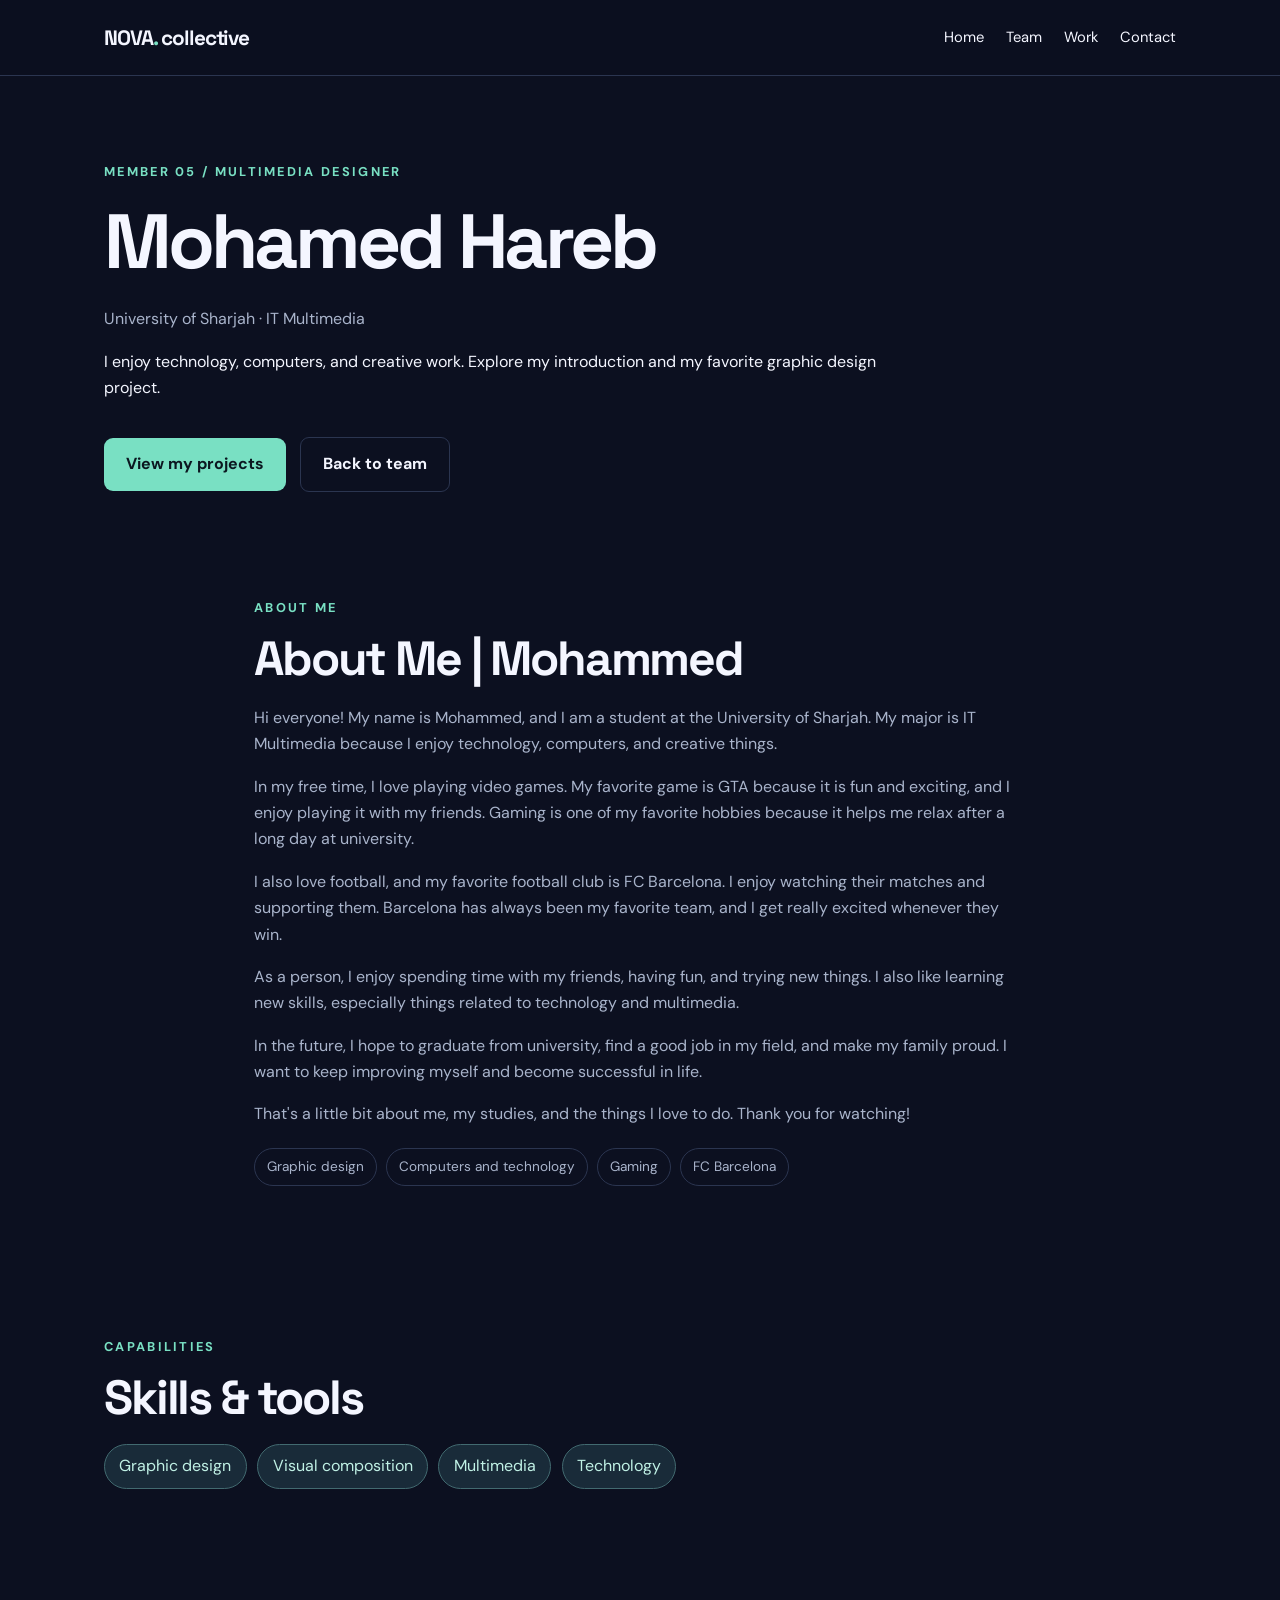
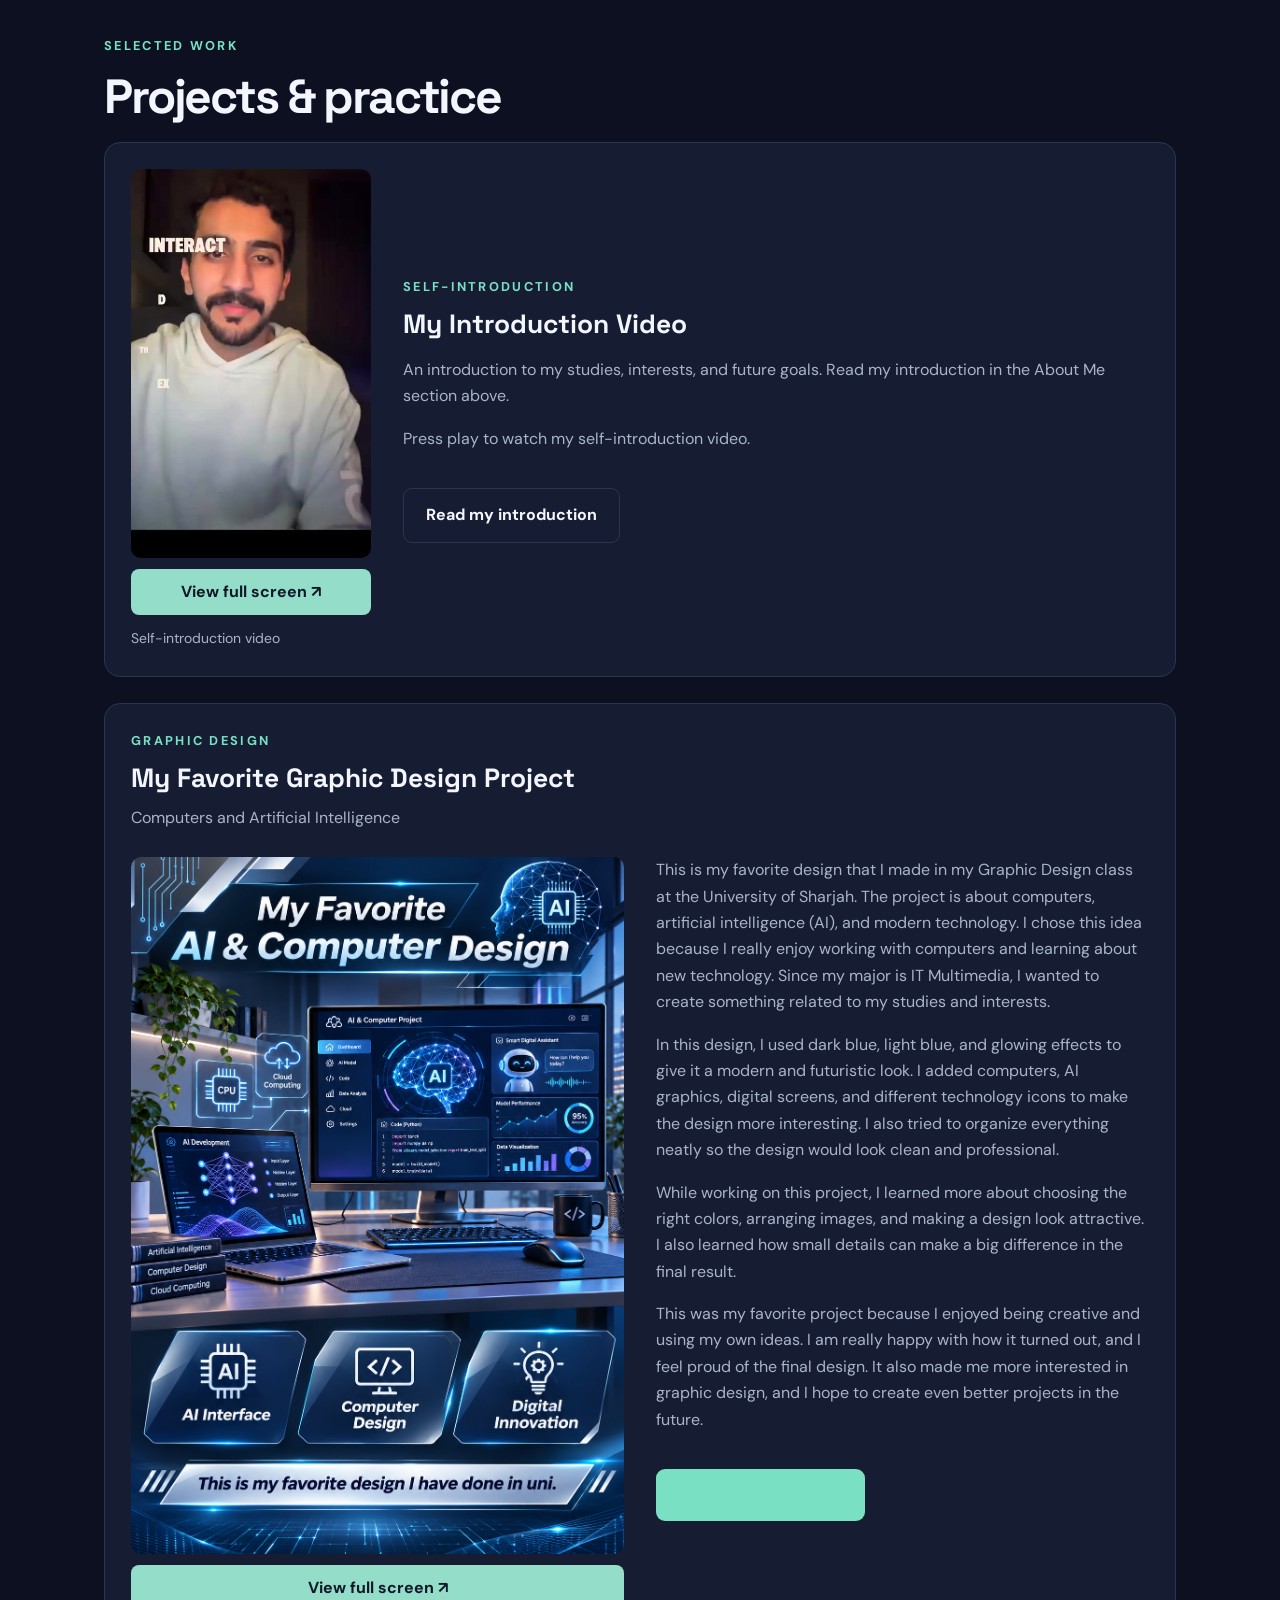
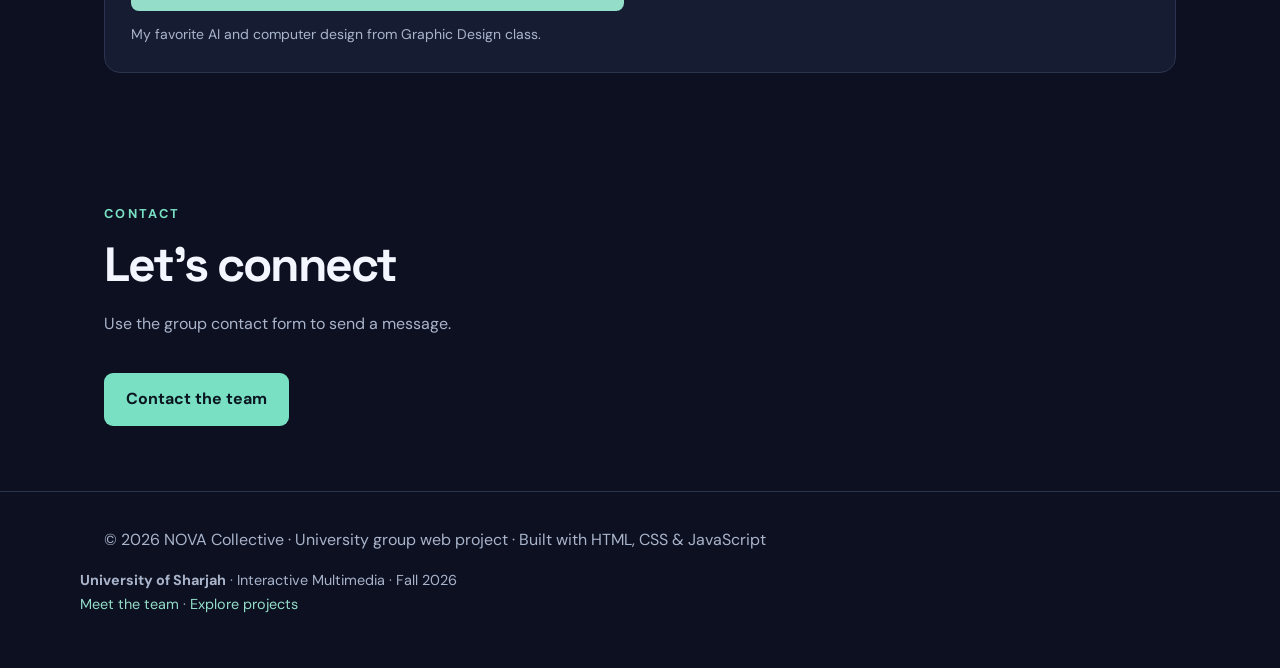
<file: member5.html>
<!doctype html>
<html lang="en">

<head>
    <meta charset="utf-8">
    <meta name="viewport" content="width=device-width, initial-scale=1">
    <meta name="description" content="Mohamed Hareb, IT Multimedia student at the University of Sharjah. Discover my biography and Computers and Artificial Intelligence graphic design project.">
    <title>Mohamed Hareb | NOVA Collective</title>
    <link rel="stylesheet" href="style.css">
    <link rel="stylesheet" href="member5.css">
</head>

<body>

    <a class="skip" href="#main">Skip to content</a>

    <header>
        <nav class="container" aria-label="Main navigation">

            <a class="logo" href="index.html">
                NOVA<span>.</span> collective
            </a>

            <button class="menu-toggle" type="button"
                aria-expanded="false" aria-label="Toggle navigation">
                Menu
            </button>

            <div class="navlinks">
                <a href="index.html">Home</a>
                <a href="index.html#team">Team</a>
                <a href="index.html#work">Work</a>
                <a href="index.html#contact">Contact</a>
            </div>

        </nav>
    </header>

    <main id="main">
        <section class="profile-head container">
            <div class="eyebrow">Member 05 / Multimedia Designer</div>
            <h1>Mohamed Hareb</h1>
            <p class="muted">University of Sharjah · IT Multimedia</p>
            <p class="profile-intro">I enjoy technology, computers, and creative work. Explore my introduction and my favorite graphic design project.</p>
            <a class="button" href="#projects">View my projects</a>
            <a class="button secondary" href="index.html#team">Back to team</a>
        </section>

        <section id="about" aria-labelledby="about-title">
            <div class="container biography">
                <div class="eyebrow">About me</div>
                <h2 class="section-title" id="about-title">About Me | Mohammed</h2>
                <p class="muted">Hi everyone! My name is Mohammed, and I am a student at the University of Sharjah. My major is IT Multimedia because I enjoy technology, computers, and creative things.</p>
<p class="muted">In my free time, I love playing video games. My favorite game is GTA because it is fun and exciting, and I enjoy playing it with my friends. Gaming is one of my favorite hobbies because it helps me relax after a long day at university.</p>
<p class="muted">I also love football, and my favorite football club is FC Barcelona. I enjoy watching their matches and supporting them. Barcelona has always been my favorite team, and I get really excited whenever they win.</p>
<p class="muted">As a person, I enjoy spending time with my friends, having fun, and trying new things. I also like learning new skills, especially things related to technology and multimedia.</p>
<p class="muted">In the future, I hope to graduate from university, find a good job in my field, and make my family proud. I want to keep improving myself and become successful in life.</p>
<p class="muted">That&#x27;s a little bit about me, my studies, and the things I love to do. Thank you for watching!</p>
                <div class="tags" aria-label="Interests and areas of practice">
                    <span class="tag">Graphic design</span><span class="tag">Computers and technology</span>
                    <span class="tag">Gaming</span><span class="tag">FC Barcelona</span>
                </div>
            </div>
        </section>

        <section id="projects" aria-labelledby="projects-title">
            <div class="container">
                <div class="eyebrow">Selected work</div>
                <h2 class="section-title" id="projects-title">Projects &amp; practice</h2>
                <article class="card project introduction" aria-labelledby="intro-title">
                    <figure>
                        <img src="mohammed-introduction-preview.png" alt="Self-introduction preview" style="width:100%;height:auto">
                        <figcaption>Self-introduction video</figcaption>
                    </figure>
                    <div>
                        <div class="eyebrow">Self-introduction</div>
                        <h3 id="intro-title">My Introduction Video</h3>
                        <p class="muted">An introduction to my studies, interests, and future goals. Read my introduction in the About Me section above.</p>
                        <p class="muted">Press play to watch my self-introduction video.</p>
                        <a class="button secondary" href="#about">Read my introduction</a>
                    </div>
                </article>

                <article class="card project graphic-project" aria-labelledby="graphic-title">
                    <div class="eyebrow">Graphic design</div>
                    <h3 id="graphic-title">My Favorite Graphic Design Project</h3>
                    <p class="project-subtitle">Computers and Artificial Intelligence</p>
                    <div class="design-layout">
                        <figure>
                            <a href="mohammed-ai-computer-design.png" aria-label="Open the full size Computers and Artificial Intelligence design">
                                <img src="mohammed-ai-computer-design.png" width="1055" height="1491"
                                     alt="Blue futuristic graphic design featuring AI interfaces, computers, digital screens, and technology icons" loading="lazy">
                            </a>
                            <figcaption>My favorite AI and computer design from Graphic Design class.</figcaption>
                        </figure>
                        <div class="design-description">
                            <p class="muted">This is my favorite design that I made in my Graphic Design class at the University of Sharjah. The project is about computers, artificial intelligence (AI), and modern technology. I chose this idea because I really enjoy working with computers and learning about new technology. Since my major is IT Multimedia, I wanted to create something related to my studies and interests.</p>
<p class="muted">In this design, I used dark blue, light blue, and glowing effects to give it a modern and futuristic look. I added computers, AI graphics, digital screens, and different technology icons to make the design more interesting. I also tried to organize everything neatly so the design would look clean and professional.</p>
<p class="muted">While working on this project, I learned more about choosing the right colors, arranging images, and making a design look attractive. I also learned how small details can make a big difference in the final result.</p>
<p class="muted">This was my favorite project because I enjoyed being creative and using my own ideas. I am really happy with how it turned out, and I feel proud of the final design. It also made me more interested in graphic design, and I hope to create even better projects in the future.</p>
                            <a class="button" href="mohammed-ai-computer-design.png" download>Download the design</a>
                        </div>
                    </div>
                    
                </article>
            </div>
        </section>

        <section aria-labelledby="contact-title">
            <div class="container">
                <div class="eyebrow">Contact</div>
                <h2 class="section-title" id="contact-title">Let's connect</h2>
                <p class="muted">Use the group contact form to send a message.</p>
                <a class="button" href="index.html#contact">Contact the team</a>
            </div>
        </section>
    </main>

    <footer>

        <div class="container">
            © 2026 NOVA Collective · University group web project
            · Built with HTML, CSS &amp; JavaScript
        </div>

    </footer>

    <script src="script.js"></script>

</body>

</html>
</file>
<file: style.css>
@import url('https://fonts.googleapis.com/css2?family=DM+Sans:wght@400;500;600;700&family=Space+Grotesk:wght@400;500;600;700&display=swap');

:root {
    --bg: #0c1020;
    --panel: #161d32;
    --text: #f4f6ff;
    --muted: #a9b4cb;
    --accent: #79e0c3;
    --border: #2b3550;
}

* {
    box-sizing: border-box;
}

html {
    scroll-behavior: smooth;
}

body {
    margin: 0;
    background: var(--bg);
    color: var(--text);
    font-family: 'DM Sans', Arial, sans-serif;
    line-height: 1.65;
}

a {
    color: inherit;
    text-decoration: none;
}

a:hover {
    color: var(--accent);
}

.container {
    max-width: 1120px;
    margin: auto;
    padding: 0 24px;
}

/* Header and Navigation */

header {
    position: sticky;
    top: 0;
    background: #0c1020ee;
    backdrop-filter: blur(14px);
    z-index: 10;
    border-bottom: 1px solid var(--border);
}

nav {
    display: flex;
    align-items: center;
    justify-content: space-between;
    gap: 18px;
    min-height: 75px;
}

.logo {
    font: 700 1.3rem 'Space Grotesk';
    letter-spacing: -.05em;
}

.logo span,
.eyebrow {
    color: var(--accent);
}

.navlinks {
    display: flex;
    gap: 22px;
    flex-wrap: wrap;
}

.navlinks a {
    font-size: .92rem;
}

/* Hero Section */

.hero {
    padding: 105px 0 90px;
}

.eyebrow {
    font-size: .8rem;
    letter-spacing: .18em;
    text-transform: uppercase;
    font-weight: 700;
}

.hero h1 {
    font: 700 clamp(3rem, 8vw, 6rem)/1.06 'Space Grotesk';
    letter-spacing: -.065em;
    max-width: 850px;
    margin: 20px 0;
}

.hero p {
    color: var(--muted);
    max-width: 630px;
    font-size: 1.13rem;
}

/* Buttons */

.button {
    display: inline-block;
    background: var(--accent);
    color: #0b1720;
    padding: 13px 22px;
    border-radius: 9px;
    font-weight: 700;
    border: 0;
    cursor: pointer;
    margin-top: 20px;
}

.button:hover {
    background: #a0f5dd;
    color: #0b1720;
}

.button.secondary {
    background: transparent;
    border: 1px solid var(--border);
    color: var(--text);
    margin-left: 10px;
}

/* Sections */

section {
    padding: 65px 0;
}

.section-title {
    font: 700 clamp(2rem, 4vw, 3rem) 'Space Grotesk';
    letter-spacing: -.045em;
    margin: 10px 0 15px;
}

.muted {
    color: var(--muted);
}

/* Grid Layout */

.grid {
    display: grid;
    grid-template-columns: repeat(4, minmax(0, 1fr));
    gap: 18px;
}

/* Five Team Members */

#team .grid {
    grid-template-columns: repeat(5, minmax(0, 1fr));
}

#team .card {
    padding: 20px;
    overflow-wrap: break-word;
}

/* Cards */

.card {
    background: var(--panel);
    border: 1px solid var(--border);
    border-radius: 16px;
    padding: 26px;
    transition: transform .2s, border-color .2s;
}

.card:hover {
    transform: translateY(-4px);
    border-color: var(--accent);
}

.avatar {
    width: 65px;
    height: 65px;
    border-radius: 18px;
    background: linear-gradient(135deg, #79e0c3, #6275f3);
    display: grid;
    place-items: center;
    color: #0c1020;
    font: 700 1.5rem 'Space Grotesk';
}

.card h3 {
    margin: 20px 0 4px;
    font: 700 1.25rem 'Space Grotesk';
}

.card p {
    color: var(--muted);
    font-size: .94rem;
}

.card a {
    color: var(--accent);
    font-weight: 700;
}

/* Featured Project */

.split {
    display: grid;
    grid-template-columns: 1fr 1fr;
    gap: 45px;
    align-items: center;
}

.feature {
    background: linear-gradient(135deg, #193c45, #1a2148);
    padding: 45px;
    border-radius: 24px;
    border: 1px solid var(--border);
}

.feature strong {
    font: 700 5rem 'Space Grotesk';
    color: var(--accent);
}

/* Skills and Tags */

.tags {
    display: flex;
    flex-wrap: wrap;
    gap: 9px;
    margin: 20px 0;
}

.tag {
    padding: 7px 12px;
    border: 1px solid var(--border);
    border-radius: 999px;
    color: var(--muted);
    font-size: .85rem;
}

.project {
    min-height: 170px;
}

/* Contact Form */

.form {
    max-width: 700px;
    display: grid;
    gap: 14px;
}

.form label {
    font-weight: 700;
}

.form input,
.form textarea,
.form select {
    width: 100%;
    background: #11192c;
    color: var(--text);
    border: 1px solid #42506b;
    border-radius: 8px;
    padding: 13px;
    font: inherit;
}

.form textarea {
    min-height: 130px;
}

.status {
    color: var(--accent);
    min-height: 25px;
}

/* Footer */

footer {
    border-top: 1px solid var(--border);
    padding: 35px 0;
    color: var(--muted);
}

/* Accessibility */

.skip {
    position: absolute;
    left: -9999px;
}

.skip:focus {
    left: 10px;
    top: 10px;
    z-index: 100;
    background: white;
    color: black;
    padding: 8px;
}

.menu-toggle {
    display: none;
}

/* Individual Portfolio Pages */

.profile-head {
    padding: 85px 0 40px;
}

.profile-head h1 {
    font: 700 clamp(2.6rem, 6vw, 4.8rem) 'Space Grotesk';
    letter-spacing: -.05em;
    margin: 10px 0;
}

.notice {
    padding: 15px 20px;
    background: #172d36;
    border-left: 4px solid var(--accent);
    color: #c5e8dd;
    border-radius: 5px;
}

.two {
    grid-template-columns: repeat(2, minmax(0, 1fr));
}

/* Smaller Desktop Screens */

@media (max-width: 1100px) {
    #team .grid {
        grid-template-columns: repeat(3, minmax(0, 1fr));
    }
}

/* Tablets */

@media (max-width: 900px) {
    .grid {
        grid-template-columns: repeat(2, minmax(0, 1fr));
    }

    #team .grid {
        grid-template-columns: repeat(2, minmax(0, 1fr));
    }

    .split {
        grid-template-columns: 1fr;
    }
}

/* Mobile Phones */

@media (max-width: 600px) {
    .hero {
        padding: 70px 24px;
    }

    .grid,
    .two,
    #team .grid {
        grid-template-columns: 1fr;
    }

    .navlinks {
        display: none;
        position: absolute;
        top: 75px;
        left: 0;
        right: 0;
        background: #101729;
        padding: 20px 24px;
        flex-direction: column;
    }

    .navlinks.open {
        display: flex;
    }

    .menu-toggle {
        display: block;
        background: none;
        border: 1px solid var(--border);
        color: white;
        border-radius: 8px;
        padding: 8px 12px;
    }

    .button.secondary {
        margin-left: 0;
    }

    .feature {
        padding: 25px;
    }

    .profile-head {
        padding: 60px 24px 30px;
    }
}

/* Reduced Motion */

@media (prefers-reduced-motion: reduce) {
    html {
        scroll-behavior: auto;
    }

    .card {
        transition: none;
    }
}
</file>
<file: member4.css>
/* Member four portfolio additions, matching the member portfolio layout */
.profile-head.container { padding: 85px 24px 40px; }
.profile-intro, .biography { max-width: 820px; }
.biography { margin-left: auto; margin-right: auto; }
.introduction { display: grid; grid-template-columns: minmax(160px, 240px) minmax(0, 1fr); gap: 32px; align-items: center; }
.project figure { margin: 0; min-width: 0; }
.project img, .project video { display: block; width: 100%; height: auto; border-radius: 10px; }
.project figcaption { color: var(--muted); font-size: .875rem; margin-top: 12px; }
.project p { font-size: 1rem; }
.project h3 { font-size: 1.65rem; margin: 10px 0; }
.introduction .button.secondary { margin-left: 0; }
.graphic-project { margin-top: 26px; }
.project-subtitle { margin: 0 0 26px; }
.design-layout { display: grid; grid-template-columns: minmax(0, 1fr) minmax(0, 1fr); gap: 32px; align-items: start; }
.design-description p:first-child { margin-top: 0; }
.source-download { display: inline-block; margin-top: 28px; text-decoration: underline; text-underline-offset: 4px; }
.project:hover { transform: none; }
a:focus-visible, button:focus-visible { outline: 3px solid var(--accent); outline-offset: 5px; }
@media (max-width: 760px) {
    .design-layout { grid-template-columns: 1fr; }
    .introduction { grid-template-columns: 1fr; }
    .introduction figure { max-width: 100%; }
}
@media (max-width: 600px) {
    .profile-head.container { padding: 60px 24px 30px; }
    .project { padding: 20px; }
}
</file>
<file: member5.css>
/* Member five portfolio additions */
.profile-head.container { padding: 85px 24px 40px; }
.profile-intro, .biography { max-width: 820px; }
.biography { margin-left: auto; margin-right: auto; }
.introduction { display: grid; grid-template-columns: minmax(160px, 240px) minmax(0, 1fr); gap: 32px; align-items: center; }
.project figure { margin: 0; min-width: 0; }
.project img { display: block; width: 100%; height: auto; border-radius: 10px; }
.project figcaption { color: var(--muted); font-size: .875rem; margin-top: 12px; }
.project p { font-size: 1rem; }
.project h3 { font-size: 1.65rem; margin: 10px 0; }
.introduction .button.secondary { margin-left: 0; }
.graphic-project { margin-top: 26px; }
.project-subtitle { margin: 0 0 26px; }
.design-layout { display: grid; grid-template-columns: minmax(0, 1fr) minmax(0, 1fr); gap: 32px; align-items: start; }
.design-description p:first-child { margin-top: 0; }
.source-download { display: inline-block; margin-top: 28px; text-decoration: underline; text-underline-offset: 4px; }
.project:hover { transform: none; }
a:focus-visible, button:focus-visible { outline: 3px solid var(--accent); outline-offset: 5px; }
@media (max-width: 760px) {
    .design-layout { grid-template-columns: 1fr; }
    .introduction { grid-template-columns: 1fr; }
    .introduction figure { max-width: 240px; }
}
@media (max-width: 600px) {
    .profile-head.container { padding: 60px 24px 30px; }
    .project { padding: 20px; }
}
</file>
